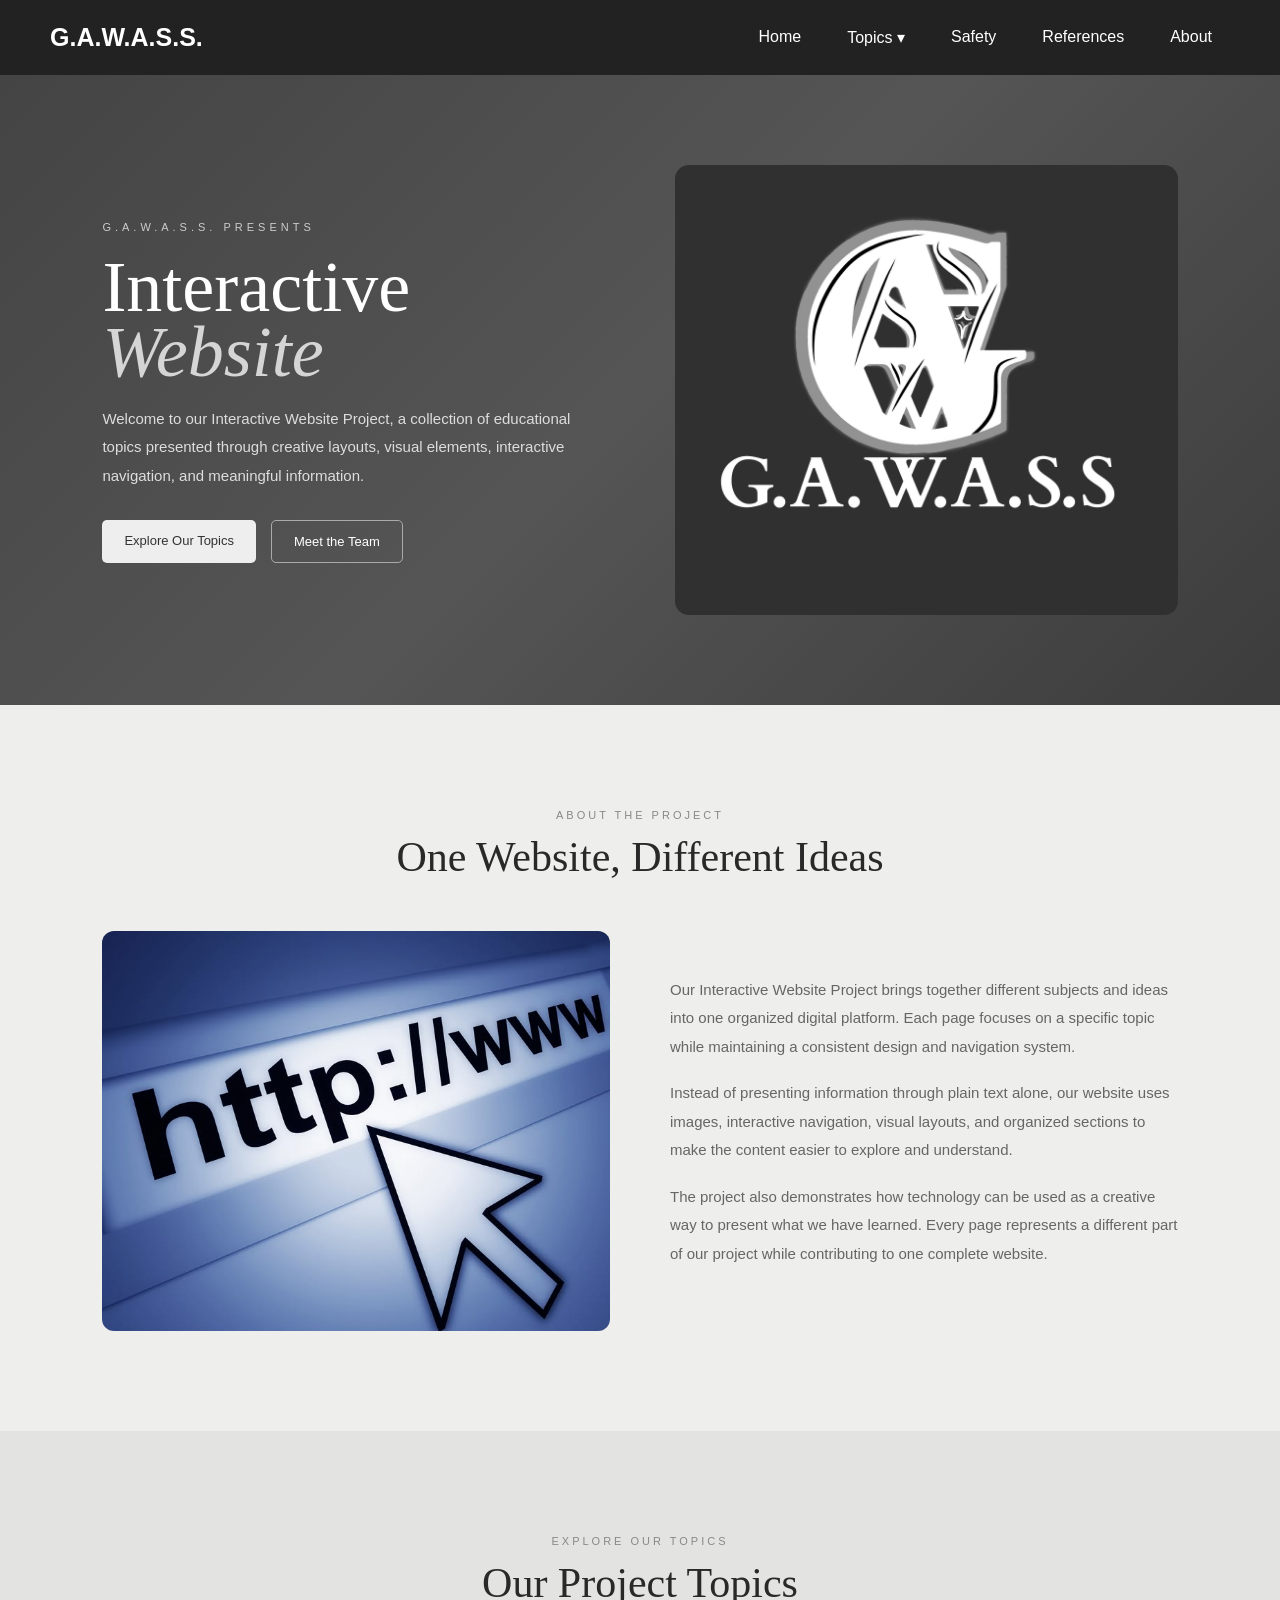
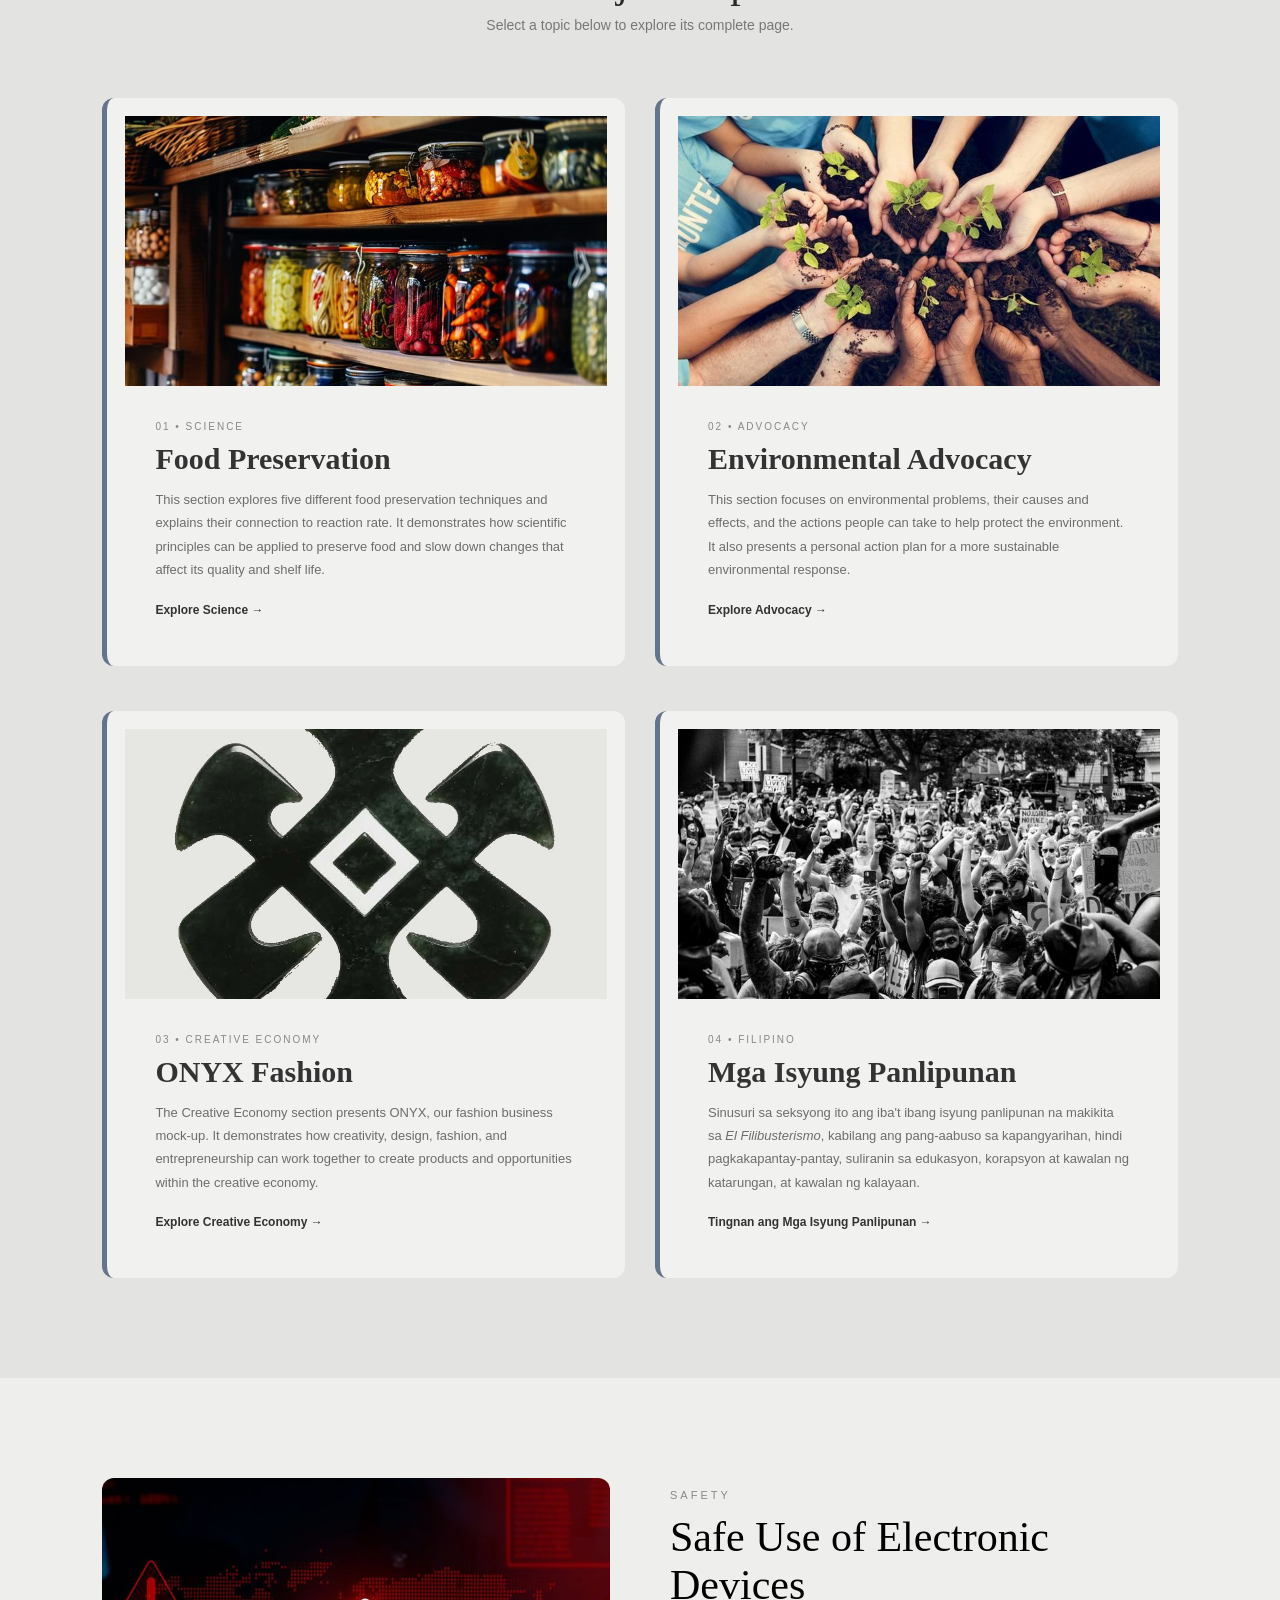
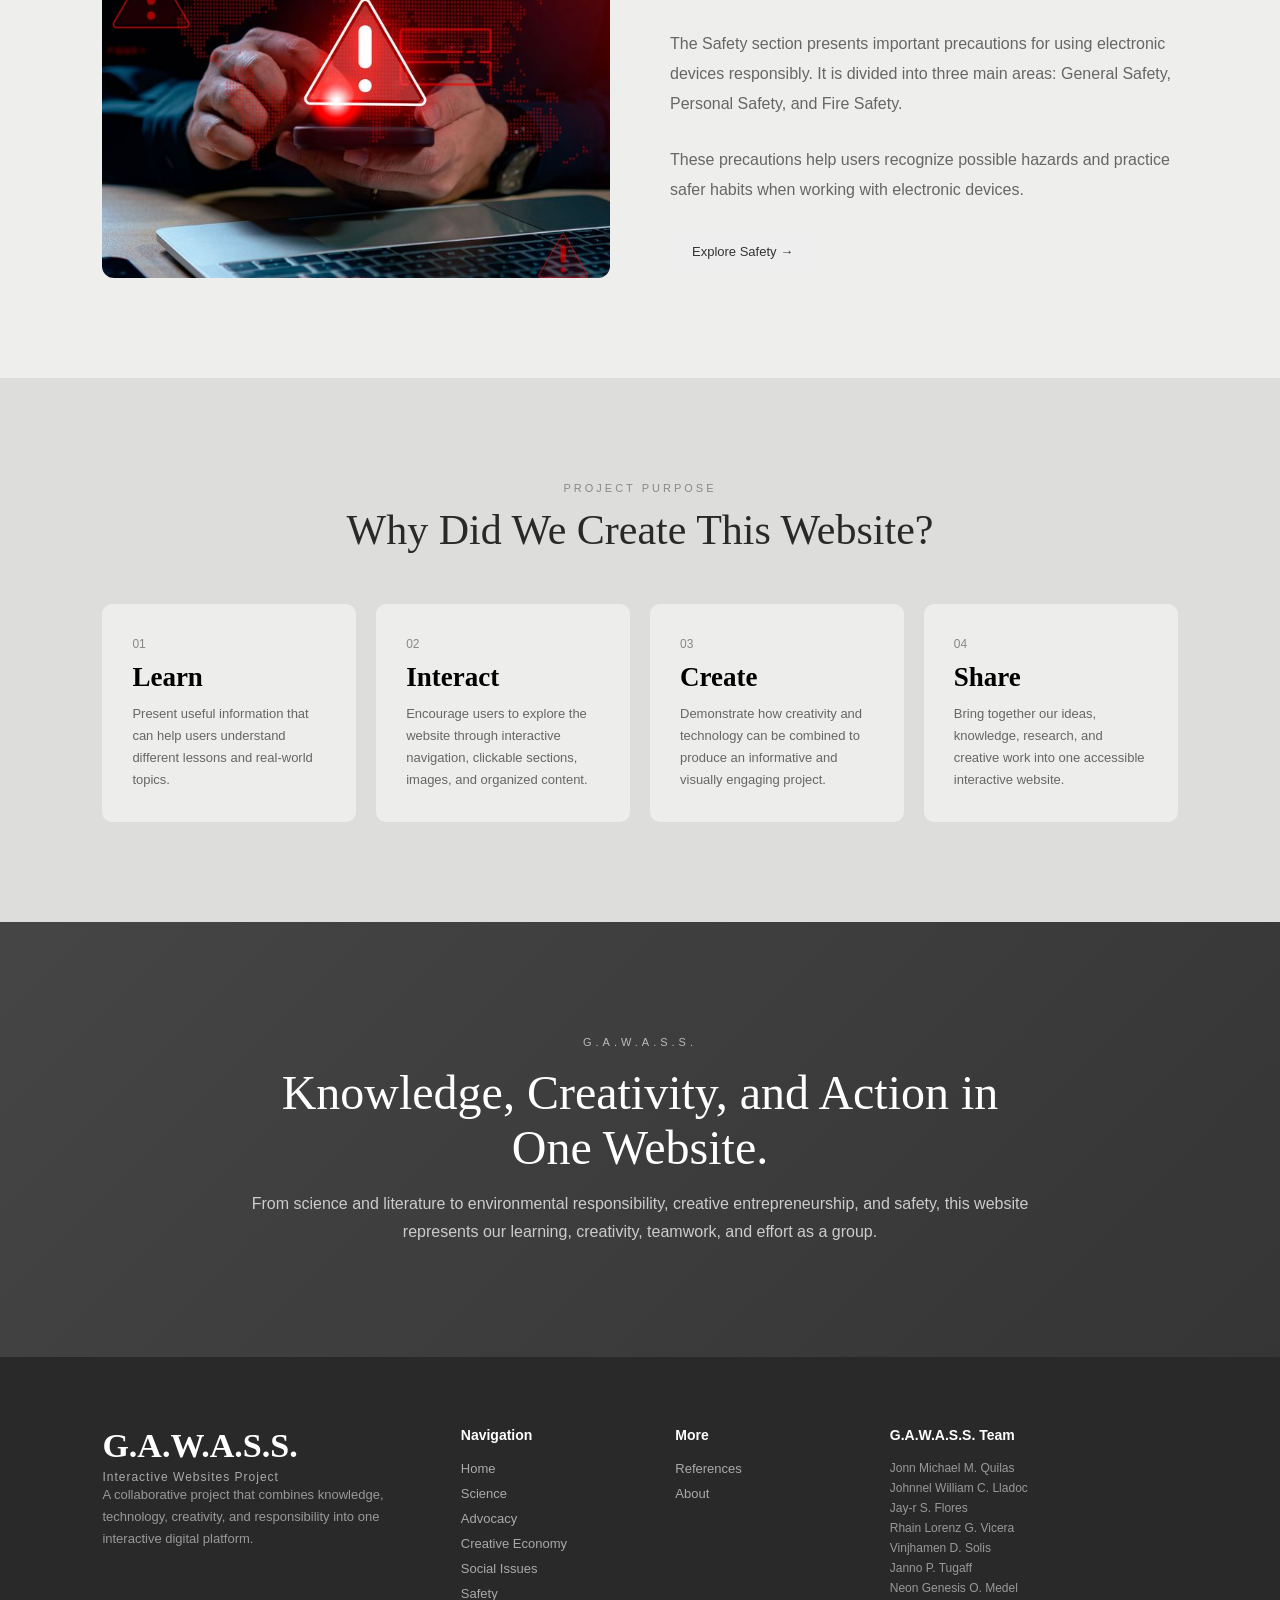
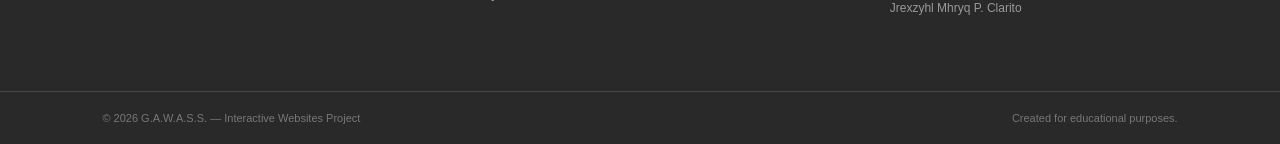
<file: index.html>
<!DOCTYPE html>
<html lang="en">

<head>
    <meta charset="UTF-8">
    <meta name="viewport" content="width=device-width, initial-scale=1.0">

    <title>G.A.W.A.S.S. | Interactive Website</title>

    <link rel="stylesheet" href="style.css">
</head>

<body>

<header>

    <nav class="navbar">

        <div class="logo">
            G.A.W.A.S.S.
        </div>

        <ul class="nav-links">

            <li>
                <a href="index.html" class="active-page">
                    Home
                </a>
            </li>

            <li class="dropdown">

                <a href="#" class="topics-button">
                    Topics ▾
                </a>

                <ul class="dropdown-menu">

                    <li>
                        <a href="science.html">
                            Science
                        </a>
                    </li>

                    <li>
                        <a href="advocacy.html">
                            Advocacy
                        </a>
                    </li>

                    <li>
                        <a href="narrative.html">
                            Creative Economy
                        </a>
                    </li>

                    <li>
                        <a href="filipino.html">
                            Social Issues
                        </a>
                    </li>

                </ul>

            </li>

            <li>
                <a href="safety.html">
                    Safety
                </a>
            </li>

            <li>
                <a href="references.html">
                    References
                </a>
            </li>

            <li>
                <a href="about.html">
                    About
                </a>
            </li>

        </ul>

    </nav>

</header>

<section class="home-hero">

    <div class="hero-content">

        <span class="home-label">
            G.A.W.A.S.S. PRESENTS
        </span>

        <h1>
            Interactive
            <br>
            <span>Website</span>
        </h1>

        <p>
            Welcome to our Interactive Website Project, a
            collection of educational topics presented through
            creative layouts, visual elements, interactive
            navigation, and meaningful information.
        </p>

        <div class="hero-buttons">

            <a href="#topics" class="home-button">
                Explore Our Topics
            </a>

            <a href="about.html" class="home-button secondary">
                Meet the Team
            </a>

        </div>

    </div>


    <div class="hero-image">

        <img
            src="images/home-main.jpg"
            alt="G.A.W.A.S.S. Interactive Website"
        >

    </div>

</section>

<section class="home-introduction">

    <div class="section-heading">

        <span>
            ABOUT THE PROJECT
        </span>

        <h2>
            One Website, Different Ideas
        </h2>

    </div>


    <div class="intro-content">

        <div class="intro-image">

            <img
                src="images/home-main2.jpg"
                alt="Interactive Website Project"
            >

        </div>


        <div class="intro-text">

            <p>
                Our Interactive Website Project brings together
                different subjects and ideas into one organized
                digital platform. Each page focuses on a specific
                topic while maintaining a consistent design and
                navigation system.
            </p>

            <p>
                Instead of presenting information through plain
                text alone, our website uses images, interactive
                navigation, visual layouts, and organized sections
                to make the content easier to explore and understand.
            </p>

            <p>
                The project also demonstrates how technology can
                be used as a creative way to present what we have
                learned. Every page represents a different part
                of our project while contributing to one complete
                website.
            </p>

        </div>

    </div>

</section>

<section class="home-topics" id="topics">

    <div class="section-heading">

        <span>
            EXPLORE OUR TOPICS
        </span>

        <h2>
            Our Project Topics
        </h2>

        <p>
            Select a topic below to explore its complete page.
        </p>

    </div>


    <div class="topic-grid">

        <a href="science.html" class="topic-card">

            <div class="topic-image">

                <img
                    src="images/food-preservation-importance.jpg"
                    alt="Food Preservation"
                >

            </div>


            <div class="topic-content">

                <span>
                    01 • SCIENCE
                </span>

                <h3>
                    Food Preservation
                </h3>

                <p>
                    This section explores five different food
                    preservation techniques and explains their
                    connection to reaction rate. It demonstrates
                    how scientific principles can be applied to
                    preserve food and slow down changes that affect
                    its quality and shelf life.
                </p>

                <strong>
                    Explore Science →
                </strong>

            </div>

        </a>

        <a href="advocacy.html" class="topic-card">

            <div class="topic-image">

                <img
                    src="images/advocacy-main.jpg"
                    alt="Environmental Advocacy"
                >

            </div>


            <div class="topic-content">

                <span>
                    02 • ADVOCACY
                </span>

                <h3>
                    Environmental Advocacy
                </h3>

                <p>
                    This section focuses on environmental problems,
                    their causes and effects, and the actions people
                    can take to help protect the environment. It also
                    presents a personal action plan for a more
                    sustainable environmental response.
                </p>

                <strong>
                    Explore Advocacy →
                </strong>

            </div>

        </a>

        <a href="narrative.html" class="topic-card">

            <div class="topic-image">

                <img
                    src="images/main-image.jpg"
                    alt="ONYX Fashion"
                >

            </div>


            <div class="topic-content">

                <span>
                    03 • CREATIVE ECONOMY
                </span>

                <h3>
                    ONYX Fashion
                </h3>

                <p>
                    The Creative Economy section presents ONYX,
                    our fashion business mock-up. It demonstrates
                    how creativity, design, fashion, and
                    entrepreneurship can work together to create
                    products and opportunities within the
                    creative economy.
                </p>

                <strong>
                    Explore Creative Economy →
                </strong>

            </div>

        </a>

        <a href="filipino.html" class="topic-card">

            <div class="topic-image">

                <img
                    src="images/el-filibusterismo-main.jpg"
                    alt="El Filibusterismo"
                >

            </div>


            <div class="topic-content">

                <span>
                    04 • FILIPINO
                </span>

                <h3>
                    Mga Isyung Panlipunan
                </h3>

                <p>
                    Sinusuri sa seksyong ito ang iba't ibang
                    isyung panlipunan na makikita sa
                    <em>El Filibusterismo</em>, kabilang ang
                    pang-aabuso sa kapangyarihan, hindi
                    pagkakapantay-pantay, suliranin sa edukasyon,
                    korapsyon at kawalan ng katarungan, at
                    kawalan ng kalayaan.
                </p>

                <strong>
                    Tingnan ang Mga Isyung Panlipunan →
                </strong>

            </div>

        </a>


    </div>

</section>

<section class="home-safety">

    <div class="safety-preview-image">

        <img
            src="images/safety-main.jpg"
            alt="Electronic Device Safety"
        >

    </div>


    <div class="safety-preview-content">

        <span>
            SAFETY
        </span>

        <h2>
            Safe Use of Electronic Devices
        </h2>

        <p>
            The Safety section presents important precautions
            for using electronic devices responsibly. It is
            divided into three main areas: General Safety,
            Personal Safety, and Fire Safety.
        </p>

        <p>
            These precautions help users recognize possible
            hazards and practice safer habits when working
            with electronic devices.
        </p>

        <a href="safety.html" class="home-button">
            Explore Safety →
        </a>

    </div>

</section>

<section class="home-purpose">

    <div class="section-heading">

        <span>
            PROJECT PURPOSE
        </span>

        <h2>
            Why Did We Create This Website?
        </h2>

    </div>


    <div class="purpose-grid">


        <div class="purpose-box">

            <span>
                01
            </span>

            <h3>
                Learn
            </h3>

            <p>
                Present useful information that can help
                users understand different lessons and
                real-world topics.
            </p>

        </div>


        <div class="purpose-box">

            <span>
                02
            </span>

            <h3>
                Interact
            </h3>

            <p>
                Encourage users to explore the website through
                interactive navigation, clickable sections,
                images, and organized content.
            </p>

        </div>


        <div class="purpose-box">

            <span>
                03
            </span>

            <h3>
                Create
            </h3>

            <p>
                Demonstrate how creativity and technology can
                be combined to produce an informative and
                visually engaging project.
            </p>

        </div>


        <div class="purpose-box">

            <span>
                04
            </span>

            <h3>
                Share
            </h3>

            <p>
                Bring together our ideas, knowledge, research,
                and creative work into one accessible
                interactive website.
            </p>

        </div>


    </div>

</section>




<section class="home-final">

    <div>

        <span>
            G.A.W.A.S.S.
        </span>

        <h2>
            Knowledge, Creativity,
            and Action in One Website.
        </h2>

        <p>
            From science and literature to environmental
            responsibility, creative entrepreneurship, and
            safety, this website represents our learning,
            creativity, teamwork, and effort as a group.
        </p>

    </div>

</section>







<footer class="site-footer">

    <div class="footer-main">


       

        <div class="footer-brand">

            <h2>
                G.A.W.A.S.S.
            </h2>

            <p>
                Interactive Websites Project
            </p>

            <p>
                A collaborative project that combines
                knowledge, technology, creativity, and
                responsibility into one interactive
                digital platform.
            </p>

        </div>


    

        <div class="footer-navigation">

            <h3>
                Navigation
            </h3>

            <a href="index.html">
                Home
            </a>

            <a href="science.html">
                Science
            </a>

            <a href="advocacy.html">
                Advocacy
            </a>

            <a href="narrative.html">
                Creative Economy
            </a>

            <a href="filipino.html">
                Social Issues
            </a>

            <a href="safety.html">
                Safety
            </a>

        </div>


    

        <div class="footer-navigation">

            <h3>
                More
            </h3>

            <a href="references.html">
                References
            </a>

            <a href="about.html">
                About
            </a>

        </div>



        <div class="footer-team">

            <h3>
                G.A.W.A.S.S. Team
            </h3>

            <p>
                Jonn Michael M. Quilas
            </p>

            <p>
                Johnnel William C. Lladoc
            </p>

            <p>
                Jay-r S. Flores
            </p>

            <p>
                Rhain Lorenz G. Vicera
            </p>

            <p>
                Vinjhamen D. Solis
            </p>

            <p>
                Janno P. Tugaff
            </p>

            <p>
                Neon Genesis O. Medel
            </p>

            <p>
                Jrexzyhl Mhryq P. Clarito
            </p>

        </div>

    </div>


    <div class="footer-bottom">

        <p>
            © 2026 G.A.W.A.S.S. —
            Interactive Websites Project
        </p>

        <p>
            Created for educational purposes.
        </p>

    </div>

</footer>


</body>

</html>
</file>
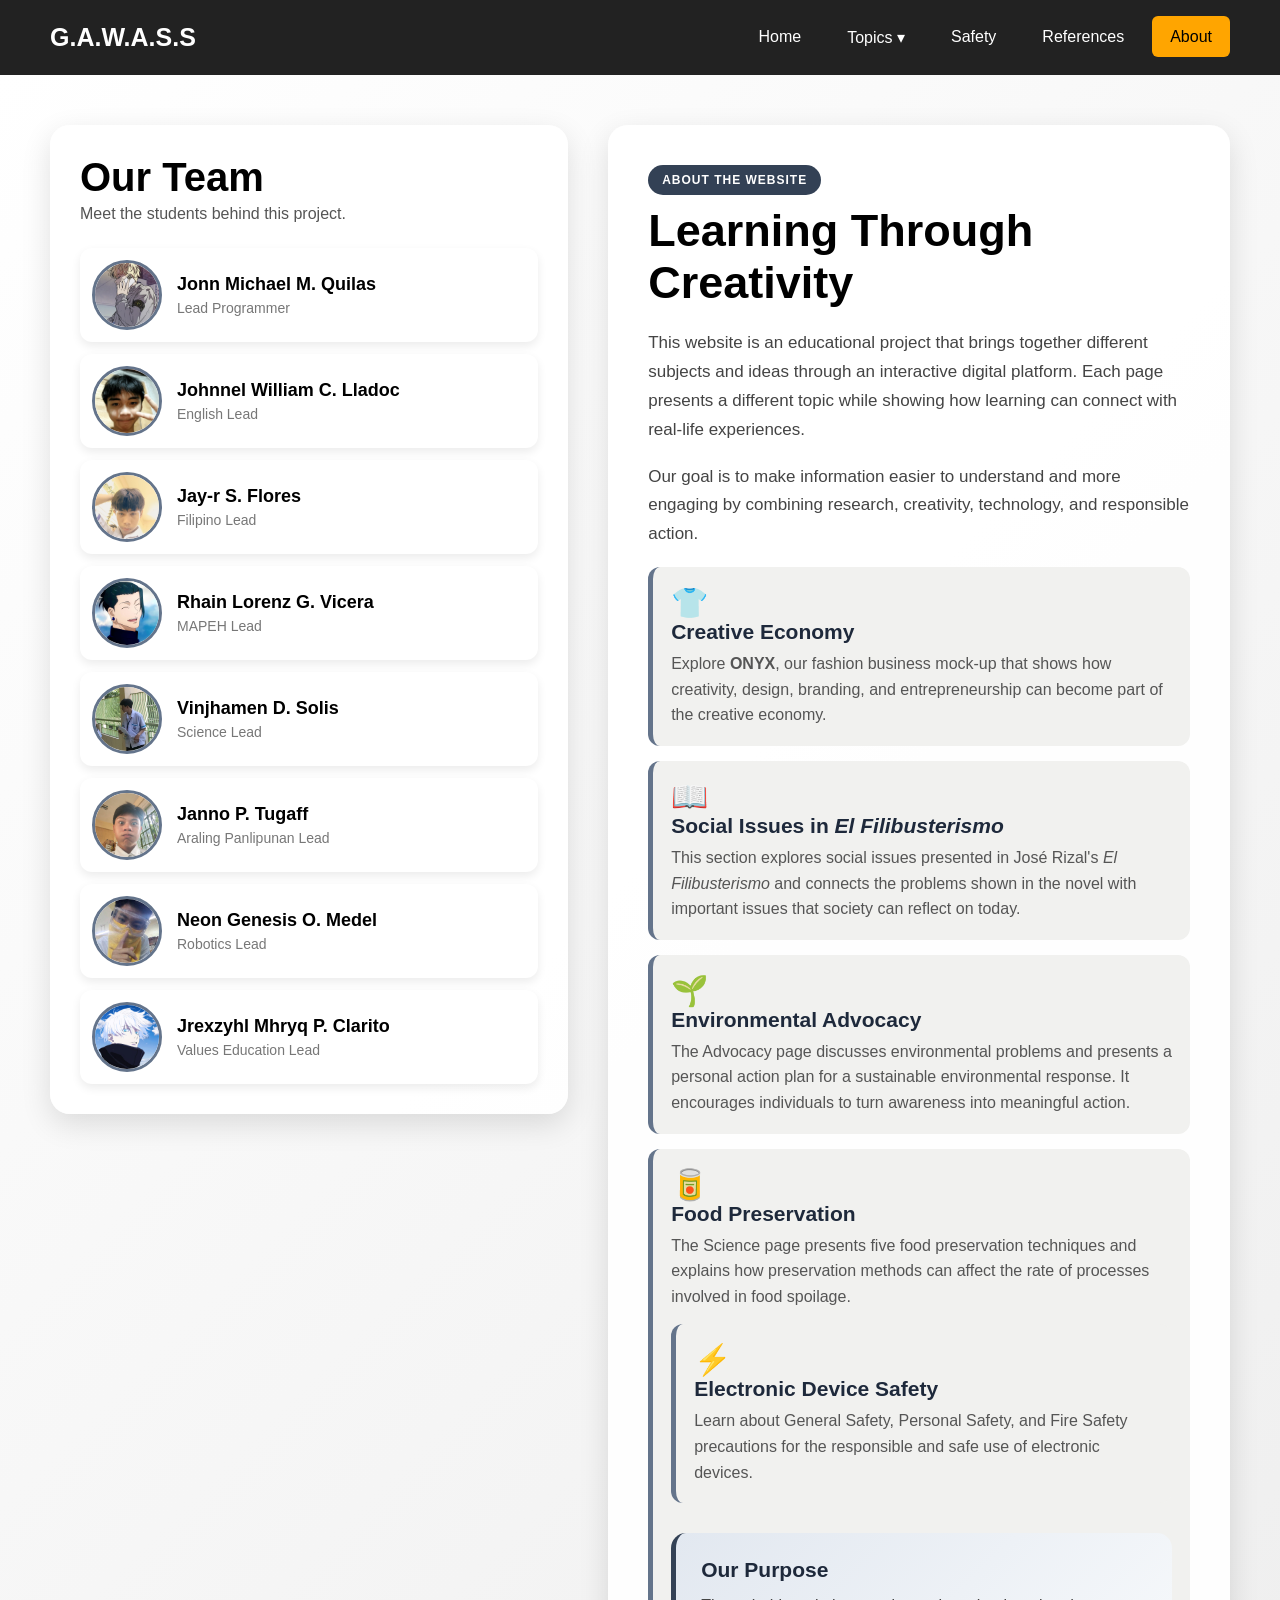
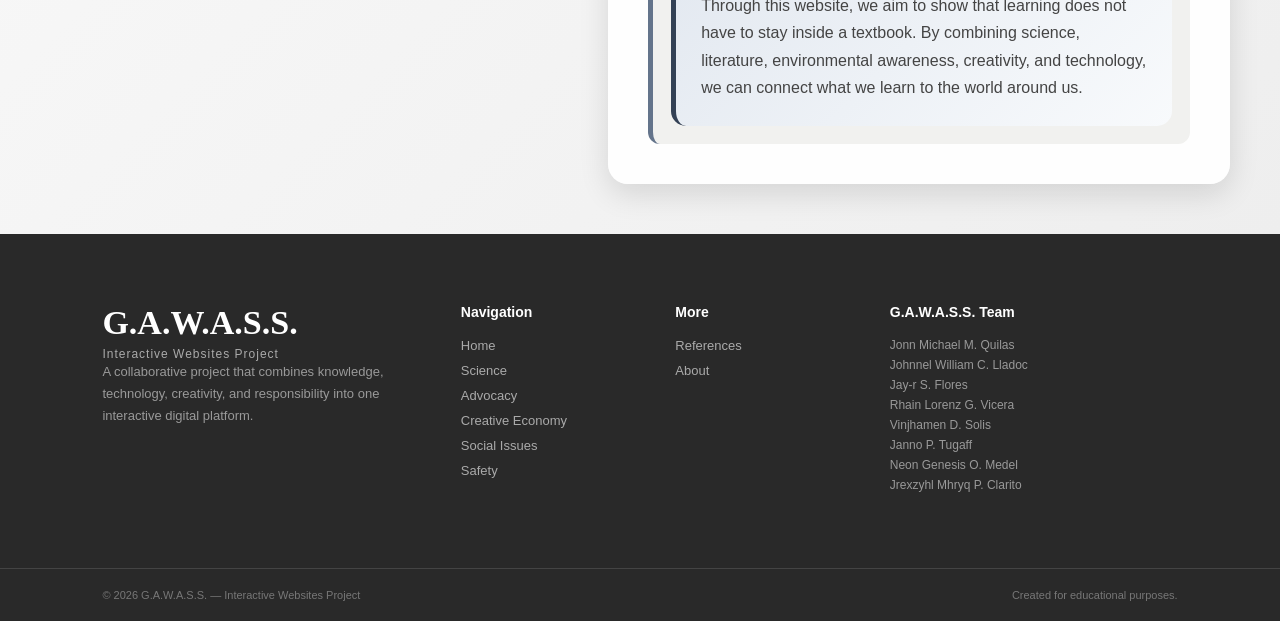
<file: about.html>
<!DOCTYPE html>
<html lang="en">

<head>
    <meta charset="UTF-8">
    <meta name="viewport" content="width=device-width, initial-scale=1.0">

    <title>About Us</title>

    <link rel="stylesheet" href="style.css">
</head>

<body>

    <header>
    <nav class="navbar">
        <div class="logo">
            G.A.W.A.S.S
        </div>
        <ul class="nav-links">
            <li>
                <a href="index.html">Home</a>
            </li>

            <li class="dropdown">
                <a href="#" class="topics-button">
                    Topics ▾
                </a>
                <ul class="dropdown-menu">
                    <li>
                        <a href="science.html">
                            Science
                        </a>
                    </li>
                    <li>
                        <a href="advocacy.html">
                            Advocacy
                        </a>
                    </li>
                    <li>
                        <a href="narrative.html">
                            Creative Economy
                        </a>
                    </li>
                    <li>
                        <a href="filipino.html">
                            Social Issues
                        </a>
                    </li>
                </ul>
            </li>
            <li>
                <a href="safety.html">
                    Safety
                </a>
            </li>
            <li>
                <a href="references.html">
                    References
                </a>
            </li>
            <li>
                <a href="about.html" class="active">
                    About
                </a>
            </li>
        </ul>
    </nav>
</header>





    <main class="about-page">

        <div class="about-container">


   

            <section class="members-section">

                <h1>
                    Our Team
                </h1>

                <p class="section-description">
                    Meet the students behind this project.
                </p>


                <div class="members-list">


             
                    <div class="member-card">

                        <img
                            src="images/jonn.jpg"
                            alt="Jonn Michael M. Quilas">

                        <div>

                            <h2>
                                Jonn Michael M. Quilas
                            </h2>

                            <p>
                                Lead Programmer
                            </p>

                        </div>

                    </div>


           

                    <div class="member-card">

                        <img
                            src="images/johnnel.jpg"
                            alt="Johnnel William C. Lladoc">

                        <div>

                            <h2>
                                Johnnel William C. Lladoc
                            </h2>

                            <p>
                                English Lead
                            </p>

                        </div>

                    </div>


                    <!-- MEMBER 3 -->

                    <div class="member-card">

                        <img
                            src="images/jayr.jpg"
                            alt="Jay-r S. Flores">

                        <div>

                            <h2>
                                Jay-r S. Flores
                            </h2>

                            <p>
                                Filipino Lead
                            </p>

                        </div>

                    </div>


                    <!-- MEMBER 4 -->

                    <div class="member-card">

                        <img
                            src="images/rhain.jpg"
                            alt="Rhain Lorenz G. Vicera">

                        <div>

                            <h2>
                                Rhain Lorenz G. Vicera
                            </h2>

                            <p>
                                MAPEH Lead
                            </p>

                        </div>

                    </div>


                    <!-- MEMBER 5 -->

                    <div class="member-card">

                        <img
                            src="images/vinjhamen.jpg"
                            alt="Vinjhamen D. Solis">

                        <div>

                            <h2>
                                Vinjhamen D. Solis
                            </h2>

                            <p>
                                Science Lead
                            </p>

                        </div>

                    </div>


                    <!-- MEMBER 6 -->

                    <div class="member-card">

                        <img
                            src="images/janno.jpg"
                            alt="Janno P. Tugaff">

                        <div>

                            <h2>
                                Janno P. Tugaff
                            </h2>

                            <p>
                                Araling Panlipunan Lead
                            </p>

                        </div>

                    </div>


                    <!-- MEMBER 7 -->

                    <div class="member-card">

                        <img
                            src="images/neon.jpg"
                            alt="Neon Genesis O. Medel">

                        <div>

                            <h2>
                                Neon Genesis O. Medel
                            </h2>

                            <p>
                                Robotics Lead
                            </p>

                        </div>

                    </div>


                    <!-- MEMBER 8 -->

                    <div class="member-card">

                        <img
                            src="images/jrexzyhl.jpg"
                            alt="Jrexzyhl Mhryq P. Clarito">

                        <div>

                            <h2>
                                Jrexzyhl Mhryq P. Clarito
                            </h2>

                            <p>
                               Values Education Lead
                            </p>

                        </div>

                    </div>


                </div>

            </section>




            <section class="website-section">

                <div class="website-content">


                    <span class="tag">
                        ABOUT THE WEBSITE
                    </span>


                    <h1>
                        Learning Through Creativity
                    </h1>


                    <p>
                        This website is an educational project that
                        brings together different subjects and ideas
                        through an interactive digital platform.
                        Each page presents a different topic while
                        showing how learning can connect with
                        real-life experiences.
                    </p>


                    <p>
                        Our goal is to make information easier to
                        understand and more engaging by combining
                        research, creativity, technology, and
                        responsible action.
                    </p>



                    <div class="topic-card">

                        <div class="topic-icon">
                            👕
                        </div>

                        <div>

                            <h2>
                                Creative Economy
                            </h2>

                            <p>
                                Explore <strong>ONYX</strong>, our
                                fashion business mock-up that shows
                                how creativity, design, branding,
                                and entrepreneurship can become part
                                of the creative economy.
                            </p>

                        </div>

                    </div>


                    <div class="topic-card">

                        <div class="topic-icon">
                            📖
                        </div>

                        <div>

                            <h2>
                                Social Issues in <em>El Filibusterismo</em>
                            </h2>

                            <p>
                                This section explores social issues
                                presented in José Rizal's
                                <em>El Filibusterismo</em> and connects
                                the problems shown in the novel with
                                important issues that society can
                                reflect on today.
                            </p>

                        </div>

                    </div>


                    <div class="topic-card">

                        <div class="topic-icon">
                            🌱
                        </div>

                        <div>

                            <h2>
                                Environmental Advocacy
                            </h2>

                            <p>
                                The Advocacy page discusses
                                environmental problems and presents
                                a personal action plan for a
                                sustainable environmental response.
                                It encourages individuals to turn
                                awareness into meaningful action.
                            </p>

                        </div>

                    </div>


                    <div class="topic-card">

                        <div class="topic-icon">
                            🥫
                        </div>

                        <div>

                            <h2>
                                Food Preservation
                            </h2>

                            <p>
                                The Science page presents five food
                                preservation techniques and explains
                                how preservation methods can affect
                                the rate of processes involved in
                                food spoilage.
                            </p>

                        </div>

       

                    <div class="topic-card">

                        <div class="topic-icon">
                            ⚡
                        </div>

                        <div>

                            <h2>
                                Electronic Device Safety
                            </h2>

                            <p>
                                Learn about General Safety, Personal
                                Safety, and Fire Safety precautions
                                for the responsible and safe use of
                                electronic devices.
                            </p>

                        </div>

                    </div>



                    <div class="website-ending">

                        <h2>
                            Our Purpose
                        </h2>

                        <p>
                            Through this website, we aim to show
                            that learning does not have to stay
                            inside a textbook. By combining science,
                            literature, environmental awareness,
                            creativity, and technology, we can
                            connect what we learn to the world
                            around us.
                        </p>

                    </div>


                </div>

            </section>

        </div>

    </main>

    
<footer class="site-footer">

    <div class="footer-main">


       

        <div class="footer-brand">

            <h2>
                G.A.W.A.S.S.
            </h2>

            <p>
                Interactive Websites Project
            </p>

            <p>
                A collaborative project that combines
                knowledge, technology, creativity, and
                responsibility into one interactive
                digital platform.
            </p>

        </div>


    

        <div class="footer-navigation">

            <h3>
                Navigation
            </h3>

            <a href="index.html">
                Home
            </a>

            <a href="science.html">
                Science
            </a>

            <a href="advocacy.html">
                Advocacy
            </a>

            <a href="narrative.html">
                Creative Economy
            </a>

            <a href="filipino.html">
                Social Issues
            </a>

            <a href="safety.html">
                Safety
            </a>

        </div>


    

        <div class="footer-navigation">

            <h3>
                More
            </h3>

            <a href="references.html">
                References
            </a>

            <a href="about.html">
                About
            </a>

        </div>



        <div class="footer-team">

            <h3>
                G.A.W.A.S.S. Team
            </h3>

            <p>
                Jonn Michael M. Quilas
            </p>

            <p>
                Johnnel William C. Lladoc
            </p>

            <p>
                Jay-r S. Flores
            </p>

            <p>
                Rhain Lorenz G. Vicera
            </p>

            <p>
                Vinjhamen D. Solis
            </p>

            <p>
                Janno P. Tugaff
            </p>

            <p>
                Neon Genesis O. Medel
            </p>

            <p>
                Jrexzyhl Mhryq P. Clarito
            </p>

        </div>

    </div>


    <div class="footer-bottom">

        <p>
            © 2026 G.A.W.A.S.S. —
            Interactive Websites Project
        </p>

        <p>
            Created for educational purposes.
        </p>

    </div>

</footer>


</body>

</html>
</file>
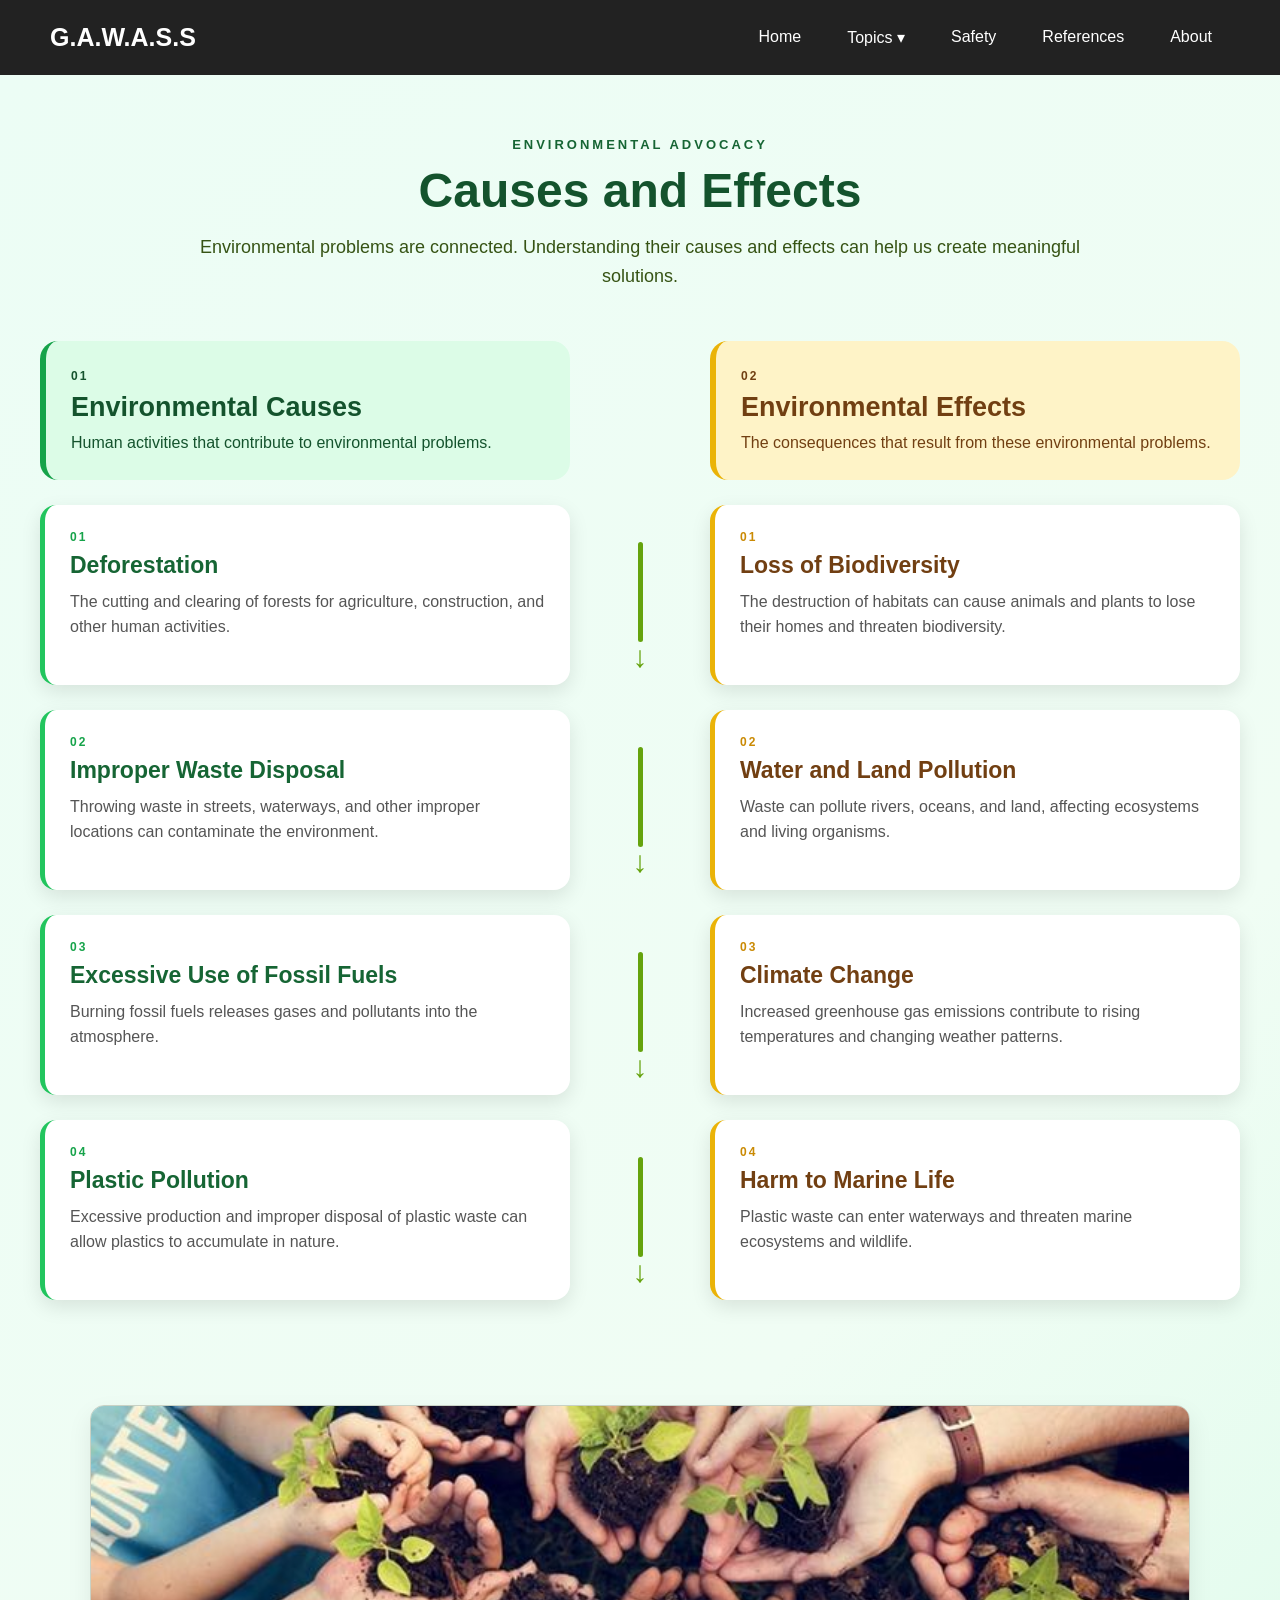
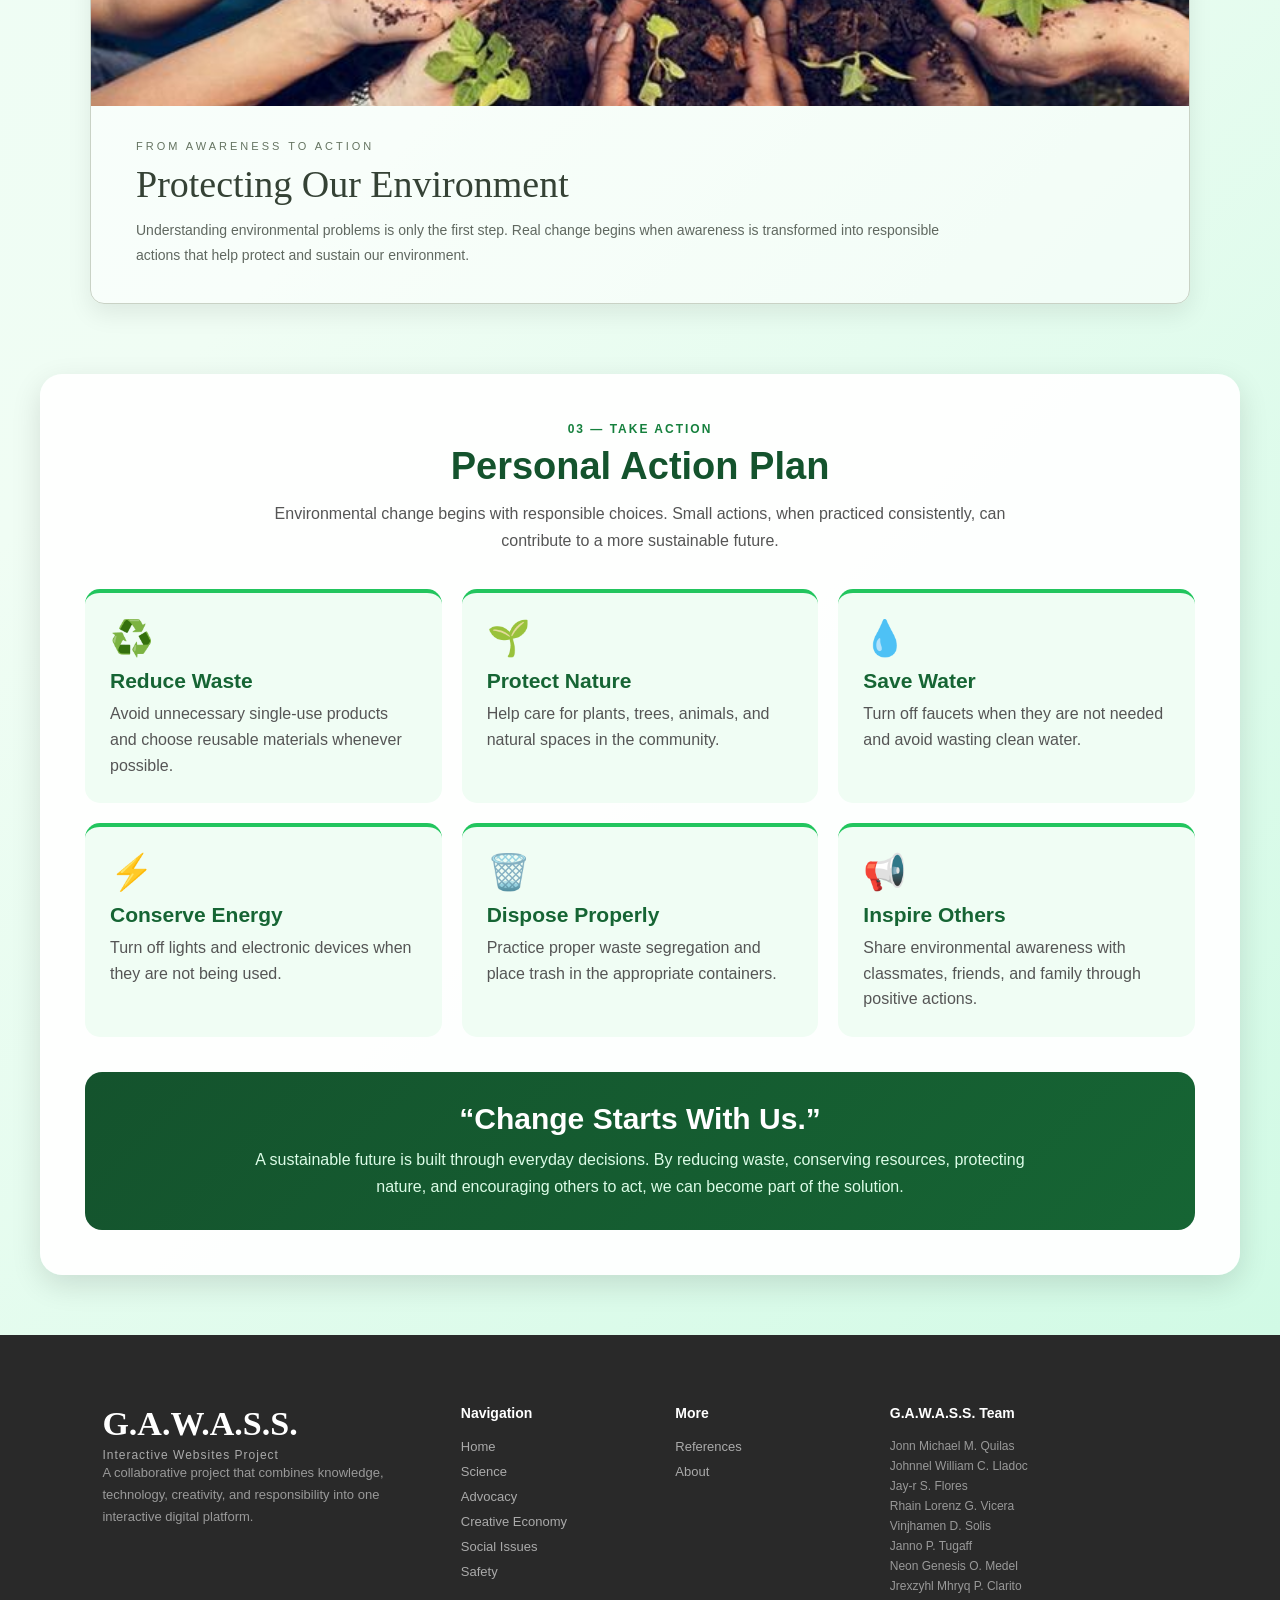
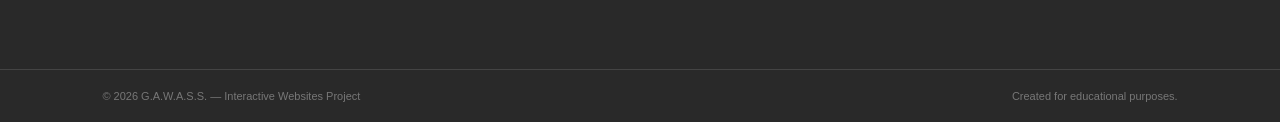
<file: advocacy.html>
<!DOCTYPE html>
<html lang="en">

<head>
    <meta charset="UTF-8">
    <meta name="viewport" content="width=device-width, initial-scale=1.0">

    <title>Environmental Advocacy</title>

    <link rel="stylesheet" href="style.css">
</head>

<body>

<header>
    <nav class="navbar">
        <div class="logo">
            G.A.W.A.S.S
        </div>
        <ul class="nav-links">
            <li>
                <a href="index.html">Home</a>
            </li>

            <li class="dropdown">
                <a href="#" class="topics-button">
                    Topics ▾
                </a>
                <ul class="dropdown-menu">
                    <li>
                        <a href="science.html">
                            Science
                        </a>
                    </li>
                    <li>
                        <a href="advocacy.html" class="active">
                            Advocacy
                        </a>
                    </li>
                    <li>
                        <a href="narrative.html">
                            Creative Economy
                        </a>
                    </li>
                    <li>
                        <a href="filipino.html">
                            Social Issues
                        </a>
                    </li>
                </ul>
            </li>
            <li>
                <a href="safety.html">
                    Safety
                </a>
            </li>
            <li>
                <a href="references.html">
                    References
                </a>
            </li>
            <li>
                <a href="about.html">
                    About
                </a>
            </li>
        </ul>
    </nav>
</header>



  

    <main class="advocacy-page">



        <section class="advocacy-title">

            <span>
                ENVIRONMENTAL ADVOCACY
            </span>

            <h1>
                Causes and Effects
            </h1>

            <p>
                Environmental problems are connected.
                Understanding their causes and effects can
                help us create meaningful solutions.
            </p>

        </section>


   

        <section class="cause-effect">


           

            <div class="chart-heading cause-heading">

                <span>01</span>

                <h2>
                    Environmental Causes
                </h2>

                <p>
                    Human activities that contribute to
                    environmental problems.
                </p>

            </div>


   

            <div class="chart-heading effect-heading">

                <span>02</span>

                <h2>
                    Environmental Effects
                </h2>

                <p>
                    The consequences that result from
                    these environmental problems.
                </p>

            </div>


    

            <div class="cause-card">

                <div class="cause-number">
                    01
                </div>

                <h3>
                    Deforestation
                </h3>

                <p>
                    The cutting and clearing of forests
                    for agriculture, construction, and
                    other human activities.
                </p>

            </div>


            <div class="connection">

                <div class="connection-line"></div>

                <div class="connection-arrow">
                    ↓
                </div>

            </div>



            <div class="effect-card">

                <div class="effect-number">
                    01
                </div>

                <h3>
                    Loss of Biodiversity
                </h3>

                <p>
                    The destruction of habitats can cause
                    animals and plants to lose their homes
                    and threaten biodiversity.
                </p>

            </div>


            <div class="cause-card">

                <div class="cause-number">
                    02
                </div>

                <h3>
                    Improper Waste Disposal
                </h3>

                <p>
                    Throwing waste in streets, waterways,
                    and other improper locations can
                    contaminate the environment.
                </p>

            </div>


          

            <div class="connection">

                <div class="connection-line"></div>

                <div class="connection-arrow">
                    ↓
                </div>

            </div>


          

            <div class="effect-card">

                <div class="effect-number">
                    02
                </div>

                <h3>
                    Water and Land Pollution
                </h3>

                <p>
                    Waste can pollute rivers, oceans, and
                    land, affecting ecosystems and living
                    organisms.
                </p>

            </div>


     
            <div class="cause-card">

                <div class="cause-number">
                    03
                </div>

                <h3>
                    Excessive Use of Fossil Fuels
                </h3>

                <p>
                    Burning fossil fuels releases gases
                    and pollutants into the atmosphere.
                </p>

            </div>


  

            <div class="connection">

                <div class="connection-line"></div>

                <div class="connection-arrow">
                    ↓
                </div>

            </div>


    

            <div class="effect-card">

                <div class="effect-number">
                    03
                </div>

                <h3>
                    Climate Change
                </h3>

                <p>
                    Increased greenhouse gas emissions
                    contribute to rising temperatures and
                    changing weather patterns.
                </p>

            </div>



            <div class="cause-card">

                <div class="cause-number">
                    04
                </div>

                <h3>
                    Plastic Pollution
                </h3>

                <p>
                    Excessive production and improper
                    disposal of plastic waste can allow
                    plastics to accumulate in nature.
                </p>

            </div>




            <div class="connection">

                <div class="connection-line"></div>

                <div class="connection-arrow">
                    ↓
                </div>

            </div>


      

            <div class="effect-card">

                <div class="effect-number">
                    04
                </div>

                <h3>
                    Harm to Marine Life
                </h3>

                <p>
                    Plastic waste can enter waterways and
                    threaten marine ecosystems and wildlife.
                </p>

            </div>

        </section>

<section class="advocacy-image-section">

    <div class="advocacy-wide-image">

        <img
            src="images/advocacy-main.jpg"
            alt="Environmental Action"
        >

    </div>

    <div class="advocacy-image-caption">

        <span>
            FROM AWARENESS TO ACTION
        </span>

        <h2>
            Protecting Our Environment
        </h2>

        <p>
            Understanding environmental problems is only the
            first step. Real change begins when awareness is
            transformed into responsible actions that help
            protect and sustain our environment.
        </p>

    </div>

</section>

        <section class="action-plan">

            <div class="action-title">

                <span>
                    03 — TAKE ACTION
                </span>

                <h2>
                    Personal Action Plan
                </h2>

                <p>
                    Environmental change begins with
                    responsible choices. Small actions,
                    when practiced consistently, can
                    contribute to a more sustainable future.
                </p>

            </div>


            <div class="action-grid">


      

                <div class="action-card">

                    <div class="action-icon">
                        ♻️
                    </div>

                    <h3>
                        Reduce Waste
                    </h3>

                    <p>
                        Avoid unnecessary single-use
                        products and choose reusable
                        materials whenever possible.
                    </p>

                </div>



                <div class="action-card">

                    <div class="action-icon">
                        🌱
                    </div>

                    <h3>
                        Protect Nature
                    </h3>

                    <p>
                        Help care for plants, trees,
                        animals, and natural spaces in
                        the community.
                    </p>

                </div>


   

                <div class="action-card">

                    <div class="action-icon">
                        💧
                    </div>

                    <h3>
                        Save Water
                    </h3>

                    <p>
                        Turn off faucets when they are
                        not needed and avoid wasting
                        clean water.
                    </p>

                </div>


 

                <div class="action-card">

                    <div class="action-icon">
                        ⚡
                    </div>

                    <h3>
                        Conserve Energy
                    </h3>

                    <p>
                        Turn off lights and electronic
                        devices when they are not being
                        used.
                    </p>

                </div>



                <div class="action-card">

                    <div class="action-icon">
                        🗑️
                    </div>

                    <h3>
                        Dispose Properly
                    </h3>

                    <p>
                        Practice proper waste segregation
                        and place trash in the appropriate
                        containers.
                    </p>

                </div>



                <div class="action-card">

                    <div class="action-icon">
                        📢
                    </div>

                    <h3>
                        Inspire Others
                    </h3>

                    <p>
                        Share environmental awareness
                        with classmates, friends, and
                        family through positive actions.
                    </p>

                </div>

            </div>




            <div class="action-message">

                <h2>
                    “Change Starts With Us.”
                </h2>

                <p>
                    A sustainable future is built through
                    everyday decisions. By reducing waste,
                    conserving resources, protecting nature,
                    and encouraging others to act, we can
                    become part of the solution.
                </p>

            </div>

        </section>


    </main>

    
<footer class="site-footer">

    <div class="footer-main">


       

        <div class="footer-brand">

            <h2>
                G.A.W.A.S.S.
            </h2>

            <p>
                Interactive Websites Project
            </p>

            <p>
                A collaborative project that combines
                knowledge, technology, creativity, and
                responsibility into one interactive
                digital platform.
            </p>

        </div>


    

        <div class="footer-navigation">

            <h3>
                Navigation
            </h3>

            <a href="index.html">
                Home
            </a>

            <a href="science.html">
                Science
            </a>

            <a href="advocacy.html">
                Advocacy
            </a>

            <a href="narrative.html">
                Creative Economy
            </a>

            <a href="filipino.html">
                Social Issues
            </a>

            <a href="safety.html">
                Safety
            </a>

        </div>


    

        <div class="footer-navigation">

            <h3>
                More
            </h3>

            <a href="references.html">
                References
            </a>

            <a href="about.html">
                About
            </a>

        </div>



        <div class="footer-team">

            <h3>
                G.A.W.A.S.S. Team
            </h3>

            <p>
                Jonn Michael M. Quilas
            </p>

            <p>
                Johnnel William C. Lladoc
            </p>

            <p>
                Jay-r S. Flores
            </p>

            <p>
                Rhain Lorenz G. Vicera
            </p>

            <p>
                Vinjhamen D. Solis
            </p>

            <p>
                Janno P. Tugaff
            </p>

            <p>
                Neon Genesis O. Medel
            </p>

            <p>
                Jrexzyhl Mhryq P. Clarito
            </p>

        </div>

    </div>


    <div class="footer-bottom">

        <p>
            © 2026 G.A.W.A.S.S. —
            Interactive Websites Project
        </p>

        <p>
            Created for educational purposes.
        </p>

    </div>

</footer>


</body>

</html>
</file>
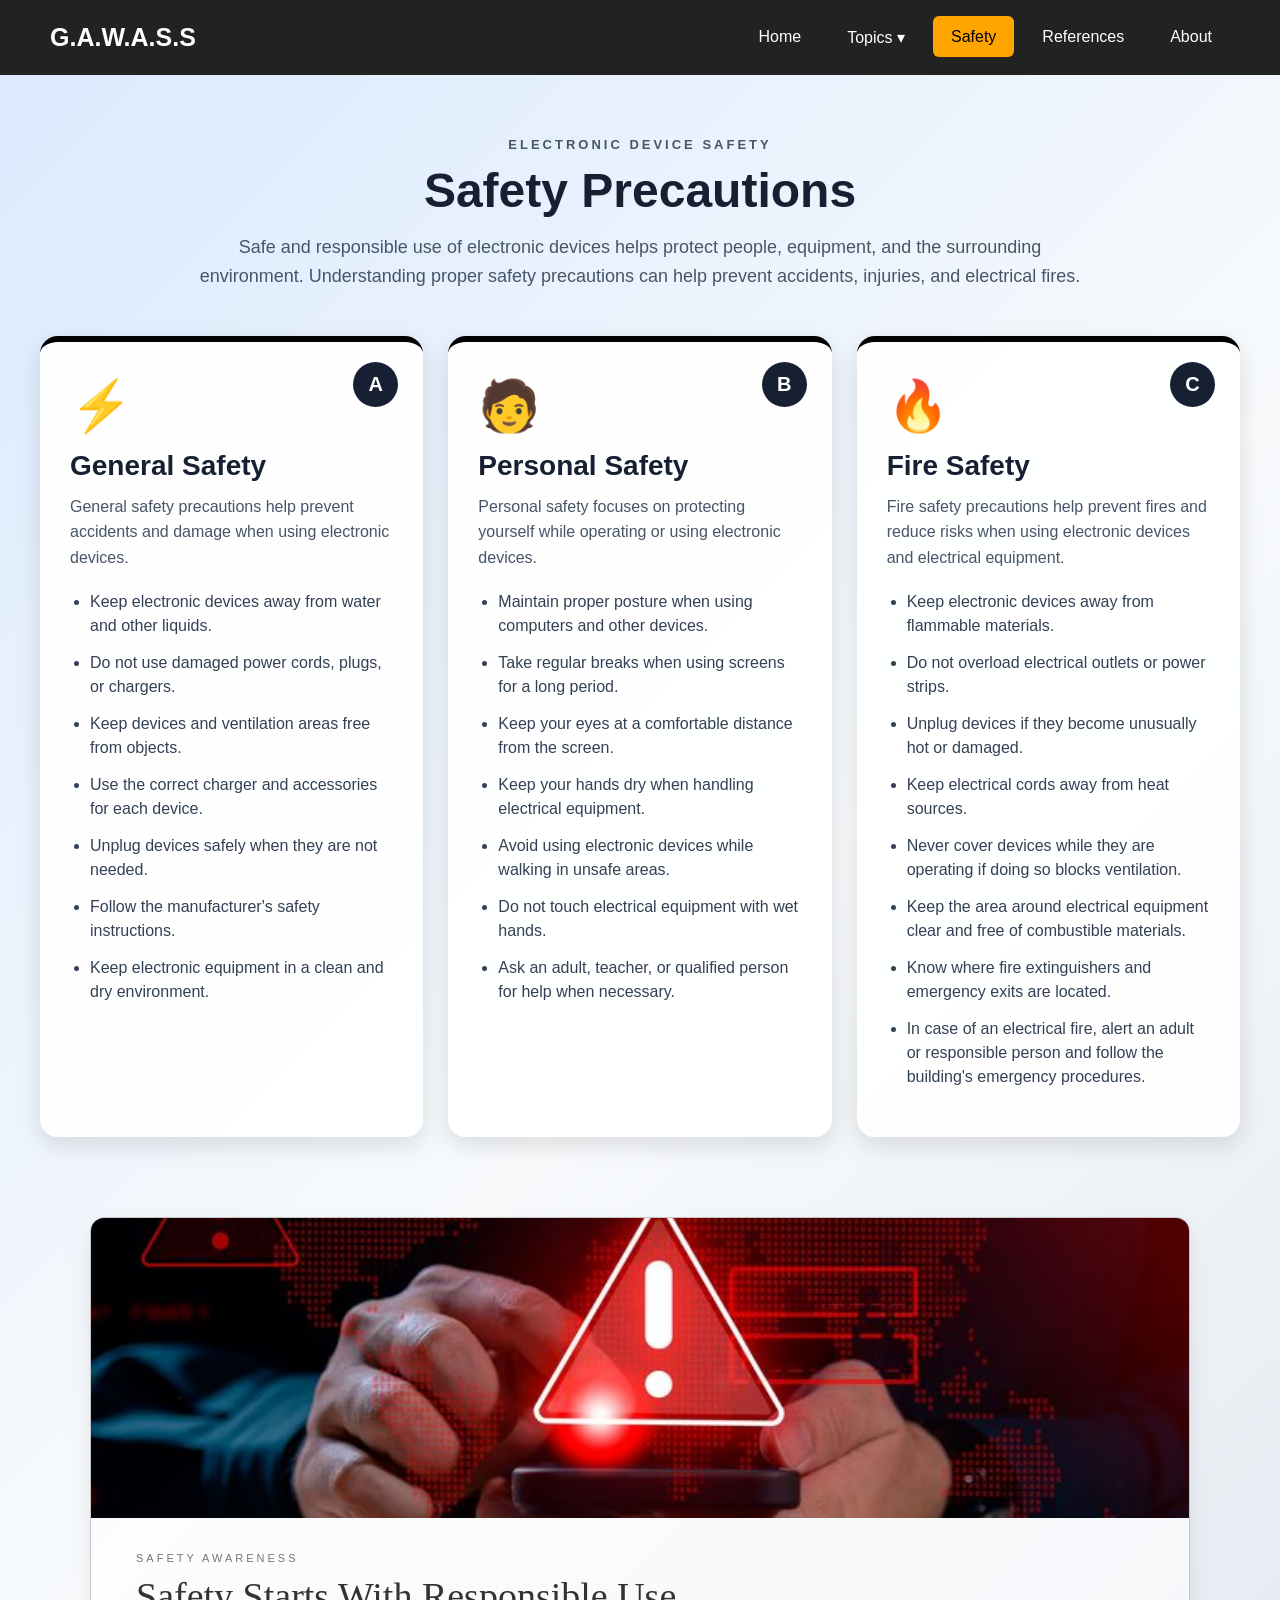
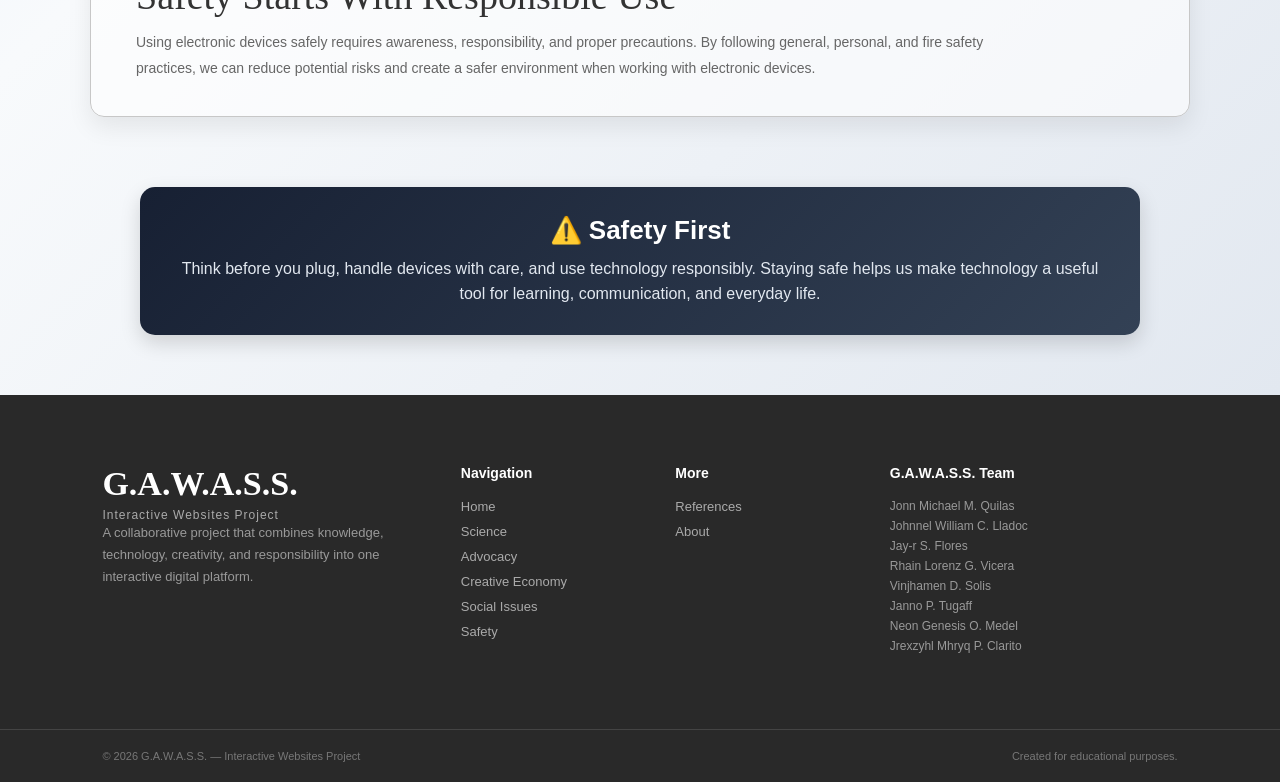
<file: safety.html>
<!DOCTYPE html>
<html lang="en">

<head>
    <meta charset="UTF-8">
    <meta name="viewport" content="width=device-width, initial-scale=1.0">
    <title>Safety - Electronic Devices</title>
    <link rel="stylesheet" href="style.css">
</head>

<body>

 <header>
    <nav class="navbar">
        <div class="logo">
            G.A.W.A.S.S
        </div>
        <ul class="nav-links">
            <li>
                <a href="index.html">Home</a>
            </li>

            <li class="dropdown">
                <a href="#" class="topics-button">
                    Topics ▾
                </a>
                <ul class="dropdown-menu">
                    <li>
                        <a href="science.html">
                            Science
                        </a>
                    </li>
                    <li>
                        <a href="advocacy.html">
                            Advocacy
                        </a>
                    </li>
                    <li>
                        <a href="narrative.html">
                            Creative Economy
                        </a>
                    </li>
                    <li>
                        <a href="filipino.html">
                            Social Issues
                        </a>
                    </li>
                </ul>
            </li>
            <li>
                <a href="safety.html" class="active">
                    Safety
                </a>
            </li>
            <li>
                <a href="references.html">
                    References
                </a>
            </li>
            <li>
                <a href="about.html">
                    About
                </a>
            </li>
        </ul>
    </nav>
</header>




    <main class="safety-page">


     

        <div class="safety-title">

            <span>ELECTRONIC DEVICE SAFETY</span>

            <h1>Safety Precautions</h1>

            <p>
                Safe and responsible use of electronic devices helps
                protect people, equipment, and the surrounding environment.
                Understanding proper safety precautions can help prevent
                accidents, injuries, and electrical fires.
            </p>

        </div>



        <div class="safety-container">



            <section class="safety-box">

                <div class="box-letter">A</div>

                <div class="safety-icon">⚡</div>

                <h2>General Safety</h2>

                <p>
                    General safety precautions help prevent accidents
                    and damage when using electronic devices.
                </p>

                <ul>

                    <li>
                        Keep electronic devices away from water
                        and other liquids.
                    </li>

                    <li>
                        Do not use damaged power cords, plugs,
                        or chargers.
                    </li>

                    <li>
                        Keep devices and ventilation areas
                        free from objects.
                    </li>

                    <li>
                        Use the correct charger and accessories
                        for each device.
                    </li>

                    <li>
                        Unplug devices safely when they are
                        not needed.
                    </li>

                    <li>
                        Follow the manufacturer's safety
                        instructions.
                    </li>

                    <li>
                        Keep electronic equipment in a clean
                        and dry environment.
                    </li>

                </ul>

            </section>


       

            <section class="safety-box">

                <div class="box-letter">B</div>

                <div class="safety-icon">🧑</div>

                <h2>Personal Safety</h2>

                <p>
                    Personal safety focuses on protecting yourself
                    while operating or using electronic devices.
                </p>

                <ul>

                    <li>
                        Maintain proper posture when using
                        computers and other devices.
                    </li>

                    <li>
                        Take regular breaks when using screens
                        for a long period.
                    </li>

                    <li>
                        Keep your eyes at a comfortable distance
                        from the screen.
                    </li>

                    <li>
                        Keep your hands dry when handling
                        electrical equipment.
                    </li>

                    <li>
                        Avoid using electronic devices while
                        walking in unsafe areas.
                    </li>

                    <li>
                        Do not touch electrical equipment
                        with wet hands.
                    </li>

                    <li>
                        Ask an adult, teacher, or qualified person
                        for help when necessary.
                    </li>

                </ul>

            </section>



            <section class="safety-box">

                <div class="box-letter">C</div>

                <div class="safety-icon">🔥</div>

                <h2>Fire Safety</h2>

                <p>
                    Fire safety precautions help prevent fires
                    and reduce risks when using electronic devices
                    and electrical equipment.
                </p>

                <ul>

                    <li>
                        Keep electronic devices away from
                        flammable materials.
                    </li>

                    <li>
                        Do not overload electrical outlets
                        or power strips.
                    </li>

                    <li>
                        Unplug devices if they become unusually
                        hot or damaged.
                    </li>

                    <li>
                        Keep electrical cords away from
                        heat sources.
                    </li>

                    <li>
                        Never cover devices while they are operating
                        if doing so blocks ventilation.
                    </li>

                    <li>
                        Keep the area around electrical equipment
                        clear and free of combustible materials.
                    </li>

                    <li>
                        Know where fire extinguishers and emergency
                        exits are located.
                    </li>

                    <li>
                        In case of an electrical fire, alert an adult
                        or responsible person and follow the building's
                        emergency procedures.
                    </li>

                </ul>

            </section>

        </div>


<section class="safety-image-section">

    <div class="safety-wide-image">

        <img
            src="images/safety-main.jpg"
            alt="Electronic Device Safety"
        >

    </div>

    <div class="safety-image-caption">

        <span>
            SAFETY AWARENESS
        </span>

        <h2>
            Safety Starts With Responsible Use
        </h2>

        <p>
            Using electronic devices safely requires awareness,
            responsibility, and proper precautions. By following
            general, personal, and fire safety practices, we can
            reduce potential risks and create a safer environment
            when working with electronic devices.
        </p>

    </div>

</section>

        <div class="safety-reminder">

            <h2>⚠️ Safety First</h2>

            <p>
                Think before you plug, handle devices with care,
                and use technology responsibly. Staying safe helps
                us make technology a useful tool for learning,
                communication, and everyday life.
            </p>

        </div>


    </main>

    
<footer class="site-footer">

    <div class="footer-main">


       

        <div class="footer-brand">

            <h2>
                G.A.W.A.S.S.
            </h2>

            <p>
                Interactive Websites Project
            </p>

            <p>
                A collaborative project that combines
                knowledge, technology, creativity, and
                responsibility into one interactive
                digital platform.
            </p>

        </div>


    

        <div class="footer-navigation">

            <h3>
                Navigation
            </h3>

            <a href="index.html">
                Home
            </a>

            <a href="science.html">
                Science
            </a>

            <a href="advocacy.html">
                Advocacy
            </a>

            <a href="narrative.html">
                Creative Economy
            </a>

            <a href="filipino.html">
                Social Issues
            </a>

            <a href="safety.html">
                Safety
            </a>

        </div>


    

        <div class="footer-navigation">

            <h3>
                More
            </h3>

            <a href="references.html">
                References
            </a>

            <a href="about.html">
                About
            </a>

        </div>



        <div class="footer-team">

            <h3>
                G.A.W.A.S.S. Team
            </h3>

            <p>
                Jonn Michael M. Quilas
            </p>

            <p>
                Johnnel William C. Lladoc
            </p>

            <p>
                Jay-r S. Flores
            </p>

            <p>
                Rhain Lorenz G. Vicera
            </p>

            <p>
                Vinjhamen D. Solis
            </p>

            <p>
                Janno P. Tugaff
            </p>

            <p>
                Neon Genesis O. Medel
            </p>

            <p>
                Jrexzyhl Mhryq P. Clarito
            </p>

        </div>

    </div>


    <div class="footer-bottom">

        <p>
            © 2026 G.A.W.A.S.S. —
            Interactive Websites Project
        </p>

        <p>
            Created for educational purposes.
        </p>

    </div>

</footer>


</body>

</html>
</file>
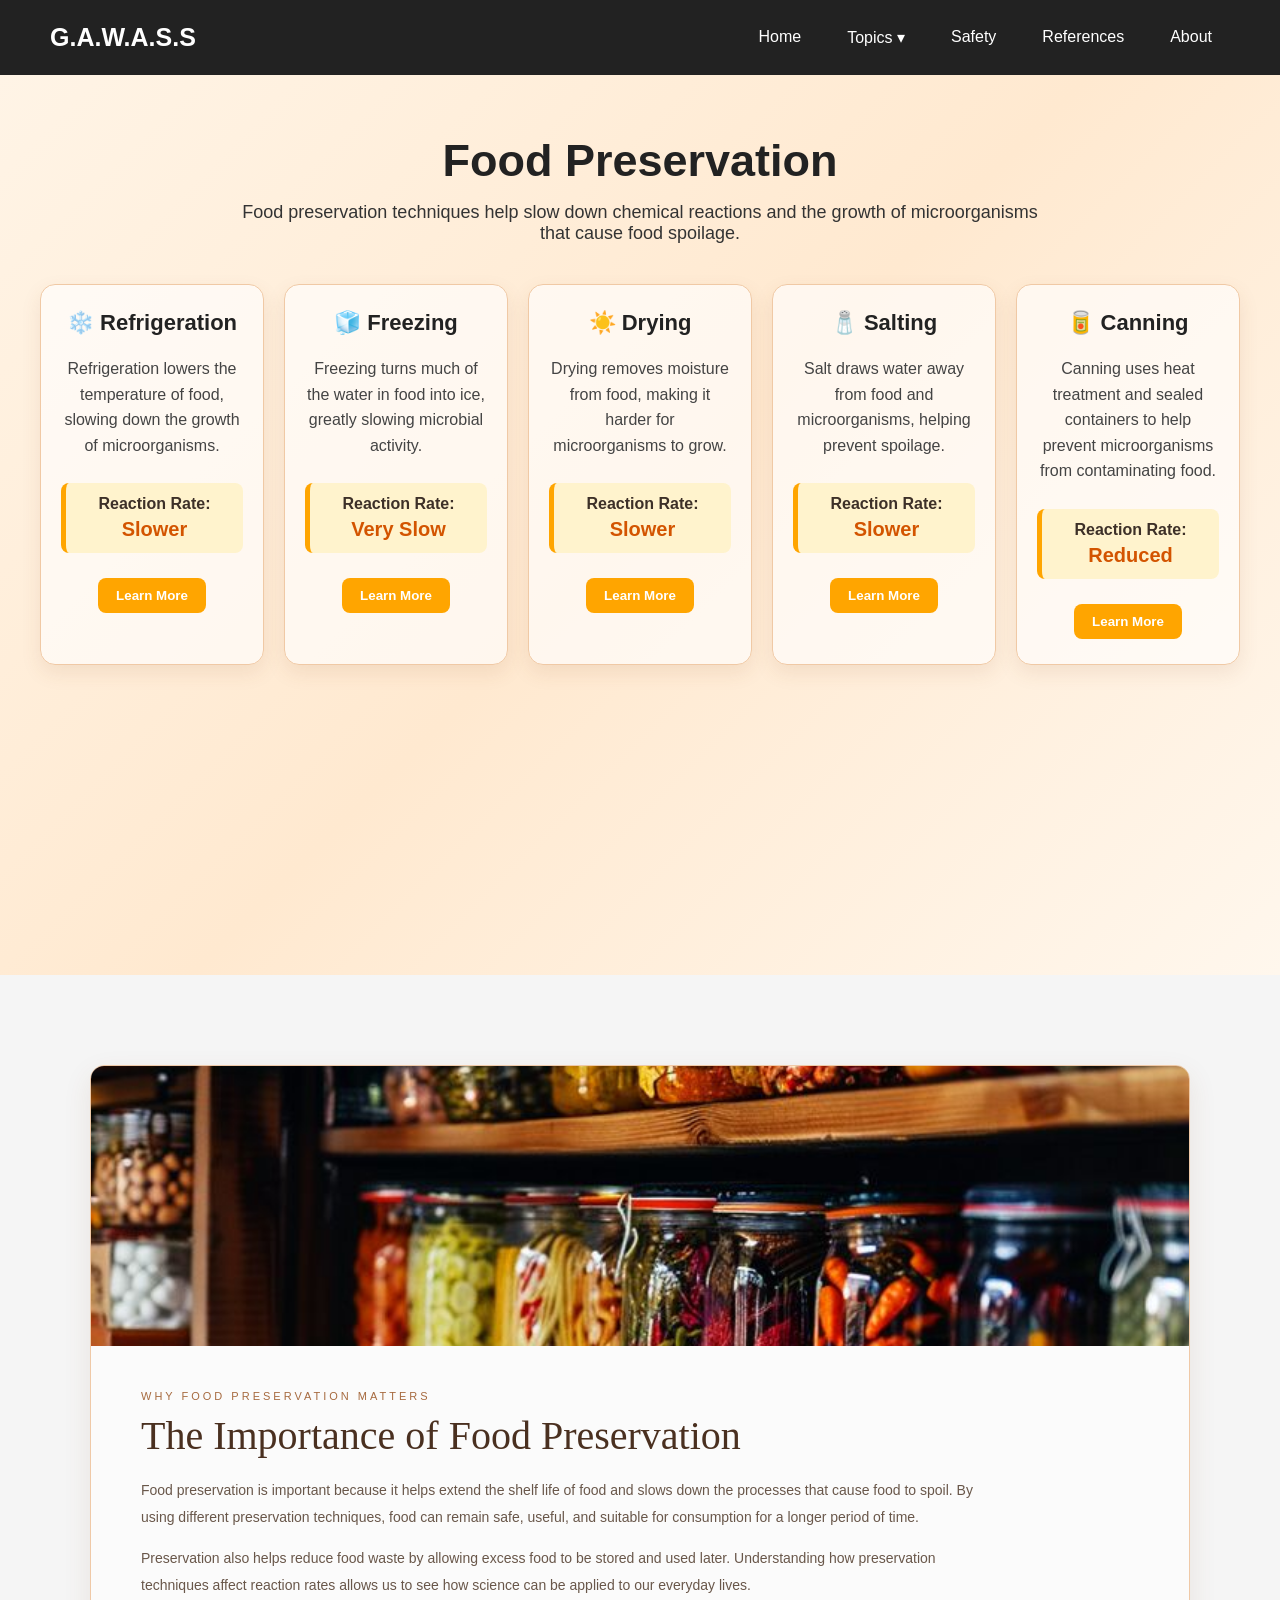
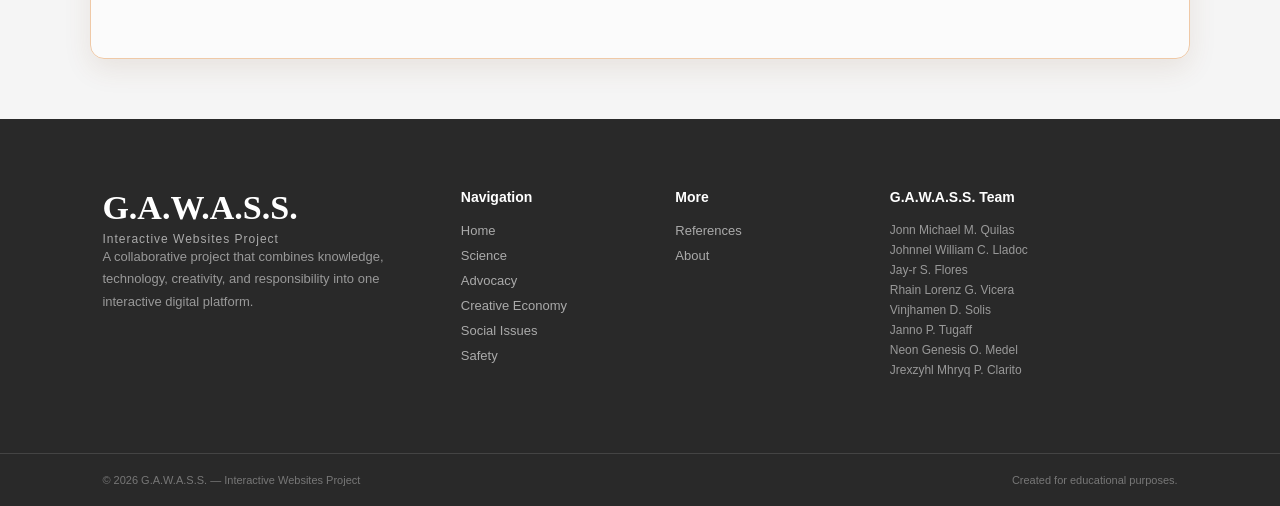
<file: science.html>
<!DOCTYPE html>
<html lang="en">
<head>
    <meta charset="UTF-8">
    <meta name="viewport" content="width=device-width, initial-scale=1.0">
    <title>Science - Food Preservation</title>
    <link rel="stylesheet" href="style.css">
</head>

<body>

  <header>
    <nav class="navbar">
        <div class="logo">
            G.A.W.A.S.S
        </div>
        <ul class="nav-links">
            <li>
                <a href="index.html">Home</a>
            </li>

            <li class="dropdown">
                <a href="#" class="topics-button">
                    Topics ▾
                </a>
                <ul class="dropdown-menu">
                    <li>
                        <a href="science.html" class="active">
                            Science
                        </a>
                    </li>
                    <li>
                        <a href="advocacy.html">
                            Advocacy
                        </a>
                    </li>
                    <li>
                        <a href="narrative.html">
                            Creative Economy
                        </a>
                    </li>
                    <li>
                        <a href="filipino.html">
                            Social Issues
                        </a>
                    </li>
                </ul>
            </li>
            <li>
                <a href="safety.html">
                    Safety
                </a>
            </li>
            <li>
                <a href="references.html">
                    References
                </a>
            </li>
            <li>
                <a href="about.html">
                    About
                </a>
            </li>
        </ul>
    </nav>
</header>

    <main class="science-page">

        <h1>Food Preservation</h1>

        <p class="intro">
            Food preservation techniques help slow down chemical reactions
            and the growth of microorganisms that cause food spoilage.
        </p>


        <div class="preservation-container">

            <!-- BOX 1 -->
            <div class="preservation-box">
                <h2>❄️ Refrigeration</h2>

                <p>
                    Refrigeration lowers the temperature of food,
                    slowing down the growth of microorganisms.
                </p>

                <div class="reaction">
                    <strong>Reaction Rate:</strong>
                    <span>Slower</span>
                </div>

                <button onclick="showInfo('refrigeration')">
                    Learn More
                </button>

                <p id="refrigeration" class="extra-info">
                    Lower temperatures reduce the rate of many chemical
                    reactions and slow bacterial growth.
                </p>
            </div>


            <!-- BOX 2 -->
            <div class="preservation-box">
                <h2>🧊 Freezing</h2>

                <p>
                    Freezing turns much of the water in food into ice,
                    greatly slowing microbial activity.
                </p>

                <div class="reaction">
                    <strong>Reaction Rate:</strong>
                    <span>Very Slow</span>
                </div>

                <button onclick="showInfo('freezing')">
                    Learn More
                </button>

                <p id="freezing" class="extra-info">
                    The low temperature significantly slows chemical
                    reactions and prevents most microorganisms from
                    actively multiplying.
                </p>
            </div>


            <!-- BOX 3 -->
            <div class="preservation-box">
                <h2>☀️ Drying</h2>

                <p>
                    Drying removes moisture from food, making it harder
                    for microorganisms to grow.
                </p>

                <div class="reaction">
                    <strong>Reaction Rate:</strong>
                    <span>Slower</span>
                </div>

                <button onclick="showInfo('drying')">
                    Learn More
                </button>

                <p id="drying" class="extra-info">
                    Removing water reduces the conditions needed for
                    microorganisms and some chemical reactions to occur.
                </p>
            </div>


            <!-- BOX 4 -->
            <div class="preservation-box">
                <h2>🧂 Salting</h2>

                <p>
                    Salt draws water away from food and microorganisms,
                    helping prevent spoilage.
                </p>

                <div class="reaction">
                    <strong>Reaction Rate:</strong>
                    <span>Slower</span>
                </div>

                <button onclick="showInfo('salting')">
                    Learn More
                </button>

                <p id="salting" class="extra-info">
                    Salt reduces available water, which makes it difficult
                    for many microorganisms to grow.
                </p>
            </div>


            <!-- BOX 5 -->
            <div class="preservation-box">
                <h2>🥫 Canning</h2>

                <p>
                    Canning uses heat treatment and sealed containers
                    to help prevent microorganisms from contaminating food.
                </p>

                <div class="reaction">
                    <strong>Reaction Rate:</strong>
                    <span>Reduced</span>
                </div>

                <button onclick="showInfo('canning')">
                    Learn More
                </button>

                <p id="canning" class="extra-info">
                    Heat treatment can destroy many microorganisms, while
                    sealing prevents new contamination.
                </p>
            </div>

        </div>

    </main>


<section class="preservation-importance">

    <div class="importance-image">

        <img
            src="images/food-preservation-importance.jpg"
            alt="Importance of Food Preservation"
        >

    </div>


    <div class="importance-content">

        <span>
            WHY FOOD PRESERVATION MATTERS
        </span>

        <h2>
            The Importance of Food Preservation
        </h2>

        <p>
            Food preservation is important because it helps
            extend the shelf life of food and slows down the
            processes that cause food to spoil. By using
            different preservation techniques, food can remain
            safe, useful, and suitable for consumption for a
            longer period of time.
        </p>

        <p>
            Preservation also helps reduce food waste by allowing
            excess food to be stored and used later. Understanding
            how preservation techniques affect reaction rates
            allows us to see how science can be applied to our
            everyday lives.
        </p>

    </div>

</section>


    <script src="script.js"></script>

    
<footer class="site-footer">

    <div class="footer-main">


       

        <div class="footer-brand">

            <h2>
                G.A.W.A.S.S.
            </h2>

            <p>
                Interactive Websites Project
            </p>

            <p>
                A collaborative project that combines
                knowledge, technology, creativity, and
                responsibility into one interactive
                digital platform.
            </p>

        </div>


    

        <div class="footer-navigation">

            <h3>
                Navigation
            </h3>

            <a href="index.html">
                Home
            </a>

            <a href="science.html">
                Science
            </a>

            <a href="advocacy.html">
                Advocacy
            </a>

            <a href="narrative.html">
                Creative Economy
            </a>

            <a href="filipino.html">
                Social Issues
            </a>

            <a href="safety.html">
                Safety
            </a>

        </div>


    

        <div class="footer-navigation">

            <h3>
                More
            </h3>

            <a href="references.html">
                References
            </a>

            <a href="about.html">
                About
            </a>

        </div>



        <div class="footer-team">

            <h3>
                G.A.W.A.S.S. Team
            </h3>

            <p>
                Jonn Michael M. Quilas
            </p>

            <p>
                Johnnel William C. Lladoc
            </p>

            <p>
                Jay-r S. Flores
            </p>

            <p>
                Rhain Lorenz G. Vicera
            </p>

            <p>
                Vinjhamen D. Solis
            </p>

            <p>
                Janno P. Tugaff
            </p>

            <p>
                Neon Genesis O. Medel
            </p>

            <p>
                Jrexzyhl Mhryq P. Clarito
            </p>

        </div>

    </div>


    <div class="footer-bottom">

        <p>
            © 2026 G.A.W.A.S.S. —
            Interactive Websites Project
        </p>

        <p>
            Created for educational purposes.
        </p>

    </div>

</footer>


</body>
</html>
</file>
<file: style.css>
* {
    margin: 0;
    padding: 0;
    box-sizing: border-box;
}

body {
    font-family: Arial, sans-serif;
    background: #f5f5f5;
}


.navbar {
    height: 75px;
    background: #222;
    display: flex;
    align-items: center;
    justify-content: space-between;
    padding: 0 50px;
    box-shadow: 0 3px 10px rgba(0, 0, 0, 0.3);
}


.logo {
    color: white;
    font-size: 25px;
    font-weight: bold;
}


.nav-links {
    display: flex;
    list-style: none;
    gap: 10px;
}

.nav-links a {
    color: white;
    text-decoration: none;
    padding: 12px 18px;
    border-radius: 6px;
    transition: 0.3s;
}

.nav-links a:hover {
    background: orange;
    color: black;
}

.nav-links a.active {
    background: orange;
    color: black;
}


.page {
    text-align: center;
    padding: 100px 30px;
}

.page h1 {
    font-size: 50px;
    margin-bottom: 20px;
}

.page p {
    font-size: 20px;
}





.science-page {
    padding: 60px 40px;
    text-align: center;
    min-height: 100vh;

    
    background: linear-gradient(
        135deg,
        #fff3b0,
        #ffd6a5,
        #caffbf,
        #a0c4ff
    );
}

.science-page h1 {
    font-size: 45px;
    margin-bottom: 15px;
    color: #222;
}

.intro {
    max-width: 800px;
    margin: 0 auto 40px;
    font-size: 18px;
    color: #333;
}


.preservation-container {
    display: grid;
    grid-template-columns: repeat(5, 1fr);
    gap: 20px;
    max-width: 1400px;
    margin: auto;
}

.preservation-box {
    background: rgba(255, 255, 255, 0.92);
    padding: 25px 20px;
    border-radius: 15px;
    min-height: 350px;

    box-shadow: 0 8px 20px rgba(0, 0, 0, 0.2);

    transition: 0.3s;
}

.preservation-box:hover {
    transform: translateY(-10px) scale(1.02);
    box-shadow: 0 15px 30px rgba(0, 0, 0, 0.3);
}

.preservation-box h2 {
    font-size: 22px;
    margin-bottom: 20px;
    color: #222;
}

.preservation-box p {
    line-height: 1.6;
    color: #444;
}

.reaction {
    margin: 25px 0;
    padding: 12px;
    background: #fff3cd;
    border-radius: 8px;
    border-left: 5px solid orange;
}

.reaction span {
    display: block;
    font-size: 20px;
    font-weight: bold;
    margin-top: 5px;
    color: #d35400;
}

.preservation-box button {
    border: none;
    padding: 10px 18px;
    border-radius: 8px;
    background: orange;
    color: white;
    cursor: pointer;
    font-weight: bold;
    transition: 0.3s;
}

.preservation-box button:hover {
    background: #e67e00;
    transform: scale(1.05);
}

.extra-info {
    display: none;
    margin-top: 15px;
    font-size: 14px;
}

@media (max-width: 1100px) {

    .preservation-container {
        grid-template-columns: repeat(2, 1fr);
    }

}

@media (max-width: 600px) {

    .preservation-container {
        grid-template-columns: 1fr;
    }

}



.science-page {

    background:
        linear-gradient(
            135deg,
            #fff4e6,
            #ffe9d0,
            #fff7ed
        );

    color: #3d3028;

    min-height: 100vh;
}



.science-page .section-heading h1,
.science-page .section-heading h2 {

    color: #4a3020;
}


.science-page .section-heading span {

    color: #a66a3f;

    letter-spacing: 3px;
}


.science-page .preservation-box {

    background: rgba(255, 255, 255, 0.65);

    border: 1px solid #f0c9a5;

    box-shadow:
        0 8px 20px
        rgba(140, 82, 35, 0.10);

    transition:
        transform .3s ease,
        box-shadow .3s ease;
}


.science-page .preservation-box:hover {

    transform: translateY(-5px);

    box-shadow:
        0 14px 28px
        rgba(140, 82, 35, 0.16);
}



.preservation-importance {

    width: min(1100px, 92%);

    margin: 90px auto 60px;

    background: rgba(255, 255, 255, 0.65);

    border: 1px solid #efc9a7;

    border-radius: 14px;

    overflow: hidden;

    box-shadow:
        0 10px 28px
        rgba(120, 70, 30, 0.10);
}


.importance-image {

    width: 100%;

    height: 280px;

    overflow: hidden;
}


.importance-image img {

    width: 100%;

    height: 100%;

    object-fit: cover;

    display: block;

    transition:
        transform .5s ease;
}


.preservation-importance:hover
.importance-image img {

    transform: scale(1.03);
}

.importance-content {

    padding: 40px 50px 45px;
}


.importance-content span {

    font-size: 11px;

    letter-spacing: 3px;

    color: #a66a3f;
}


.importance-content h2 {

    font-family:
        'Cormorant Garamond',
        Georgia,
        serif;

    font-size: 40px;

    font-weight: 500;

    color: #4a3020;

    margin: 8px 0 18px;
}


.importance-content p {

    max-width: 850px;

    font-size: 14px;

    line-height: 1.9;

    color: #69574a;

    margin-bottom: 15px;
}


@media (max-width: 650px) {

    .preservation-importance {

        width: 94%;

        margin-top: 60px;
    }


    .importance-image {

        height: 200px;
    }


    .importance-content {

        padding: 30px 25px 35px;
    }


    .importance-content h2 {

        font-size: 32px;
    }

}








.about-page {

    min-height: 100vh;

    padding: 50px;

    background: linear-gradient(
        135deg,
        #ffffff,
        #eeeeee
    );
}



.about-container {

    max-width: 1400px;

    margin: auto;

    display: grid;

    grid-template-columns:
        1fr 1.2fr;

    gap: 40px;

    align-items: start;
}




.members-section {

    background:
        rgba(255, 255, 255, 0.95);

    padding: 30px;

    border-radius: 20px;

    box-shadow:
        0 10px 30px
        rgba(0, 0, 0, 0.12);
}


.members-section h1 {

    font-size: 40px;

    margin-bottom: 5px;
}


.section-description {

    color: #555;

    margin-bottom: 25px;
}


.members-list {

    display: flex;

    flex-direction: column;

    gap: 12px;
}


.member-card {

    display: flex;

    align-items: center;

    background: white;

    padding: 12px;

    border-radius: 12px;

    box-shadow:
        0 4px 10px
        rgba(0, 0, 0, 0.08);

    transition: 0.3s;
}


.member-card:hover {

    transform:
        translateX(8px);

    box-shadow:
        0 8px 18px
        rgba(0, 0, 0, 0.15);
}



.member-card img {

    width: 70px;

    height: 70px;

    object-fit: cover;

    border-radius: 50%;

    margin-right: 15px;

    border: 3px solid #64748b;

    background: #eee;
}



.member-card h2 {

    font-size: 18px;

    margin-bottom: 5px;
}


.member-card p {

    color: #777;

    font-size: 14px;
}



.website-section {

    background:
        rgba(255, 255, 255, 0.95);

    border-radius: 20px;

    padding: 40px;

    box-shadow:
        0 10px 30px
        rgba(0, 0, 0, 0.12);
}


.website-content h1 {

    font-size: 45px;

    margin: 10px 0 20px;
}


.website-content > p {

    font-size: 17px;

    line-height: 1.7;

    color: #444;

    margin-bottom: 18px;
}



.tag {

    display: inline-block;

    padding: 8px 14px;

    background: #334155;

    color: white;

    font-size: 12px;

    font-weight: bold;

    border-radius: 20px;

    letter-spacing: 1px;
}



.topic-card {

    display: flex;

    align-items: flex-start;

    gap: 15px;

    padding: 18px;

    margin-top: 15px;

    background: #f8fafc;

    border-radius: 12px;

    border-left: 5px solid #64748b;

    transition: 0.3s;
}


.topic-card:hover {

    transform:
        translateX(5px);

    background: #f1f5f9;
}




.topic-icon {

    font-size: 30px;

    min-width: 40px;
}



.topic-card h2 {

    font-size: 21px;

    margin-bottom: 7px;

    color: #1e293b;
}


.topic-card p {

    color: #555;

    line-height: 1.6;

    margin: 0;
}


.website-ending {

    margin-top: 30px;

    padding: 25px;

    background:
        linear-gradient(
            135deg,
            #e2e8f0,
            #f8fafc
        );

    border-radius: 15px;

    border-left: 5px solid #334155;
}


.website-ending h2 {

    margin-top: 0;

    margin-bottom: 10px;
}


.website-ending p {

    line-height: 1.7;

    color: #444;
}



@media (max-width: 1000px) {

    .about-container {

        grid-template-columns: 1fr;
    }

}


@media (max-width: 600px) {

    .about-page {

        padding: 20px;
    }


    .website-section,
    .members-section {

        padding: 25px;
    }


    .website-content h1 {

        font-size: 35px;
    }

}










.safety-page {

    min-height: 100vh;

    padding: 60px 40px;

    background: linear-gradient(
        135deg,
        #dbeafe,
        #f8fafc,
        #e2e8f0
    );
}


.safety-title {

    text-align: center;

    max-width: 900px;

    margin: 0 auto 45px;
}


.safety-title span {

    font-size: 13px;

    font-weight: bold;

    letter-spacing: 3px;

    color: #475569;
}


.safety-title h1 {

    font-size: 48px;

    margin: 10px 0 15px;

    color: #172033;
}


.safety-title p {

    font-size: 18px;

    line-height: 1.6;

    color: #475569;
}

.safety-container {

    max-width: 1400px;

    margin: auto;

    display: grid;

    grid-template-columns:
        repeat(3, 1fr);

    gap: 25px;
}

.safety-box {

    position: relative;

    background: rgba(255, 255, 255, 0.95);

    padding: 35px 30px;

    border-radius: 18px;

    min-height: 560px;

    box-shadow:
        0 8px 25px
        rgba(0, 0, 0, 0.12);

    transition: 0.3s;

    border-top: 6px solid;
}


.safety-box:hover {

    transform:
        translateY(-8px);

    box-shadow:
        0 15px 30px
        rgba(0, 0, 0, 0.20);
}


.general-safety {

    border-top-color:
        #3b82f6;
}

.personal-safety {

    border-top-color:
        #22c55e;
}


.fire-safety {

    border-top-color:
        #ef4444;
}

.box-letter {

    position: absolute;

    top: 20px;

    right: 25px;

    width: 45px;

    height: 45px;

    display: flex;

    align-items: center;

    justify-content: center;

    border-radius: 50%;

    background: #172033;

    color: white;

    font-size: 20px;

    font-weight: bold;
}

.safety-icon {

    font-size: 50px;

    margin-bottom: 15px;
}


.safety-box h2 {

    font-size: 28px;

    margin-bottom: 12px;

    color: #172033;
}


.safety-box > p {

    color: #475569;

    line-height: 1.6;

    margin-bottom: 20px;
}



.safety-box ul {

    padding-left: 20px;
}


.safety-box li {

    margin-bottom: 13px;

    line-height: 1.5;

    color: #334155;
}



.safety-reminder {

    max-width: 1000px;

    margin: 40px auto 0;

    padding: 28px 35px;

    background:
        linear-gradient(
            135deg,
            #172033,
            #334155
        );

    color: white;

    border-radius: 15px;

    text-align: center;

    box-shadow:
        0 8px 20px
        rgba(0, 0, 0, 0.15);
}


.safety-reminder h2 {

    margin-bottom: 10px;

    font-size: 26px;
}


.safety-reminder p {

    color: #e2e8f0;

    line-height: 1.6;
}


@media (max-width: 1000px) {

    .safety-container {

        grid-template-columns: 1fr;
    }

    .safety-box {

        min-height: auto;
    }

}


@media (max-width: 600px) {

    .safety-page {

        padding: 35px 20px;
    }


    .safety-title h1 {

        font-size: 38px;
    }


    .safety-title p {

        font-size: 16px;
    }

}


.safety-image-section {

    width: min(1100px, 92%);

    margin: 80px auto 70px;

    background: rgba(255, 255, 255, 0.6);

    border-radius: 14px;

    overflow: hidden;

    border: 1px solid #c7c7c7;

    box-shadow:
        0 10px 25px
        rgba(0, 0, 0, 0.08);
}




.safety-wide-image {

    width: 100%;

    height: 300px;

    overflow: hidden;
}


.safety-wide-image img {

    width: 100%;

    height: 100%;

    object-fit: cover;

    display: block;

    transition:
        transform 0.5s ease;
}


.safety-image-section:hover
.safety-wide-image img {

    transform: scale(1.03);
}




.safety-image-caption {

    padding: 30px 45px 35px;
}


.safety-image-caption span {

    font-size: 11px;

    letter-spacing: 3px;

    color: #777;
}


.safety-image-caption h2 {

    font-family:
        'Cormorant Garamond',
        Georgia,
        serif;

    font-size: 38px;

    font-weight: 500;

    color: #333;

    margin: 8px 0 12px;
}


.safety-image-caption p {

    max-width: 850px;

    color: #666;

    font-size: 14px;

    line-height: 1.8;
}



@media (max-width: 650px) {

    .safety-image-section {

        width: 94%;

        margin: 60px auto;
    }


    .safety-wide-image {

        height: 200px;
    }


    .safety-image-caption {

        padding: 25px;
    }


    .safety-image-caption h2 {

        font-size: 31px;
    }

}










.advocacy-page {

    min-height: 100vh;

    padding: 60px 40px;

    background: linear-gradient(
        135deg,
        #ecfdf5,
        #f0fdf4,
        #d1fae5
    );
}


.advocacy-title {

    text-align: center;

    max-width: 900px;

    margin: 0 auto 50px;
}


.advocacy-title span {

    font-size: 13px;

    font-weight: bold;

    letter-spacing: 3px;

    color: #166534;
}


.advocacy-title h1 {

    font-size: 48px;

    margin: 10px 0 15px;

    color: #14532d;
}


.advocacy-title p {

    font-size: 18px;

    line-height: 1.6;

    color: #365314;
}


.cause-effect {

    max-width: 1200px;

    margin: auto;

    display: grid;

    grid-template-columns:
        1fr 100px 1fr;

    gap: 0 20px;

    align-items: center;
}



.chart-heading {

    padding: 25px;

    border-radius: 18px;

    margin-bottom: 25px;
}


.chart-heading span {

    font-size: 12px;

    font-weight: bold;

    letter-spacing: 2px;
}


.chart-heading h2 {

    font-size: 27px;

    margin: 8px 0;
}


.chart-heading p {

    line-height: 1.5;

    margin: 0;
}


.cause-heading {

    grid-column: 1;

    background: #dcfce7;

    border-left: 6px solid #16a34a;

    color: #14532d;
}


.effect-heading {

    grid-column: 3;

    background: #fef3c7;

    border-left: 6px solid #eab308;

    color: #713f12;
}



.cause-card {

    grid-column: 1;

    background: white;

    padding: 25px;

    border-radius: 16px;

    margin-bottom: 25px;

    min-height: 180px;

    border-left: 5px solid #22c55e;

    box-shadow:
        0 7px 20px
        rgba(0, 0, 0, 0.10);

    transition: 0.3s;
}


.cause-card:hover {

    transform: translateX(-5px);

    box-shadow:
        0 12px 25px
        rgba(0, 0, 0, 0.15);
}


.cause-number {

    font-size: 12px;

    font-weight: bold;

    color: #16a34a;

    letter-spacing: 2px;

    margin-bottom: 8px;
}


.cause-card h3 {

    font-size: 23px;

    margin-bottom: 10px;

    color: #166534;
}


.cause-card p {

    color: #555;

    line-height: 1.6;
}



.effect-card {

    grid-column: 3;

    background: white;

    padding: 25px;

    border-radius: 16px;

    margin-bottom: 25px;

    min-height: 180px;

    border-left: 5px solid #eab308;

    box-shadow:
        0 7px 20px
        rgba(0, 0, 0, 0.10);

    transition: 0.3s;
}


.effect-card:hover {

    transform: translateX(5px);

    box-shadow:
        0 12px 25px
        rgba(0, 0, 0, 0.15);
}


.effect-number {

    font-size: 12px;

    font-weight: bold;

    color: #ca8a04;

    letter-spacing: 2px;

    margin-bottom: 8px;
}


.effect-card h3 {

    font-size: 23px;

    margin-bottom: 10px;

    color: #713f12;
}


.effect-card p {

    color: #555;

    line-height: 1.6;
}


.connection {

    grid-column: 2;

    height: 180px;

    display: flex;

    flex-direction: column;

    align-items: center;

    justify-content: center;
}


.connection-line {

    width: 5px;

    height: 100px;

    background: #65a30d;

    border-radius: 10px;
}


.connection-arrow {

    font-size: 30px;

    font-weight: bold;

    color: #65a30d;

    line-height: 1;
}



.action-plan {

    max-width: 1200px;

    margin: 70px auto 0;

    padding: 45px;

    background: rgba(255, 255, 255, 0.95);

    border-radius: 22px;

    box-shadow:
        0 10px 30px
        rgba(0, 0, 0, 0.12);
}


.action-title {

    text-align: center;

    max-width: 800px;

    margin: auto;
}


.action-title span {

    font-size: 12px;

    font-weight: bold;

    letter-spacing: 2px;

    color: #15803d;
}


.action-title h2 {

    font-size: 38px;

    color: #14532d;

    margin: 8px 0 12px;
}


.action-title p {

    color: #555;

    line-height: 1.7;
}


.action-grid {

    display: grid;

    grid-template-columns:
        repeat(3, 1fr);

    gap: 20px;

    margin-top: 35px;
}


.action-card {

    padding: 25px;

    background: #f0fdf4;

    border-radius: 15px;

    border-top: 4px solid #22c55e;

    transition: 0.3s;
}


.action-card:hover {

    transform:
        translateY(-5px);

    background: #dcfce7;
}


.action-icon {

    font-size: 35px;

    margin-bottom: 10px;
}


.action-card h3 {

    font-size: 21px;

    color: #166534;

    margin-bottom: 8px;
}


.action-card p {

    color: #555;

    line-height: 1.6;

    margin: 0;
}



.action-message {

    margin-top: 35px;

    padding: 30px;

    text-align: center;

    background:
        linear-gradient(
            135deg,
            #14532d,
            #166534
        );

    color: white;

    border-radius: 17px;
}


.action-message h2 {

    font-size: 30px;

    margin-bottom: 10px;
}


.action-message p {

    max-width: 800px;

    margin: auto;

    color: #dcfce7;

    line-height: 1.7;
}


@media (max-width: 900px) {

    .cause-effect {

        grid-template-columns: 1fr;

        gap: 15px;
    }


    .chart-heading {

        grid-column: 1 !important;
    }


    .cause-card,
    .effect-card {

        grid-column: 1;

        margin-bottom: 0;
    }


    .connection {

        grid-column: 1;

        height: 70px;

        flex-direction: row;
    }


    .connection-line {

        width: 100px;

        height: 5px;
    }


    .connection-arrow {

        transform: rotate(-90deg);
    }


    .action-grid {

        grid-template-columns: 1fr;
    }

}


@media (max-width: 600px) {

    .advocacy-page {

        padding: 35px 20px;
    }


    .advocacy-title h1 {

        font-size: 38px;
    }


    .action-plan {

        padding: 25px;
    }

}

.advocacy-image-section {

    width: min(1100px, 92%);

    margin: 80px auto 70px;

    background: rgba(255, 255, 255, 0.55);

    border-radius: 14px;

    overflow: hidden;

    border: 1px solid #c9d2c5;

    box-shadow:
        0 10px 25px
        rgba(0, 0, 0, 0.08);
}



.advocacy-wide-image {

    width: 100%;

    height: 300px;

    overflow: hidden;
}


.advocacy-wide-image img {

    width: 100%;

    height: 100%;

    object-fit: cover;

    display: block;

    transition:
        transform 0.5s ease;
}


.advocacy-image-section:hover
.advocacy-wide-image img {

    transform: scale(1.03);
}


.advocacy-image-caption {

    padding: 30px 45px 35px;
}


.advocacy-image-caption span {

    font-size: 11px;

    letter-spacing: 3px;

    color: #657461;
}


.advocacy-image-caption h2 {

    font-family:
        'Cormorant Garamond',
        Georgia,
        serif;

    font-size: 38px;

    font-weight: 500;

    color: #354235;

    margin: 8px 0 12px;
}


.advocacy-image-caption p {

    max-width: 850px;

    color: #606860;

    font-size: 14px;

    line-height: 1.8;
}



@media (max-width: 650px) {

    .advocacy-image-section {

        width: 94%;

        margin: 60px auto;
    }


    .advocacy-wide-image {

        height: 200px;
    }


    .advocacy-image-caption {

        padding: 25px;
    }


    .advocacy-image-caption h2 {

        font-size: 31px;
    }

}











.references-page {
    width: 100%;
    min-height: 100vh;
    padding: 55px 40px;
    background:
        linear-gradient(
            135deg,
            #f8fafc,
            #e2e8f0,
            #f1f5f9
        );
}

.references-container {
    width: 100%;
    max-width: 1400px;
    margin: 0 auto;
    display: grid;
    grid-template-columns: minmax(0, 0.9fr) minmax(0, 1.4fr);
    gap: 35px;
    align-items: start;
}

.credits-section {
    width: 100%;
    min-width: 0;
}

.bibliography-section {
    width: 100%;
    min-width: 0;
}

.credits-section,
.bibliography-section {
    background:
        rgba(255, 255, 255, 0.96);
    border-radius: 20px;
    padding: 40px;
    box-shadow:
        0 10px 30px
        rgba(0, 0, 0, 0.10);
}

.references-page h1 {
    font-size: 45px;
    margin: 5px 0 15px;
    color: #172033;
}

.page-label {
    display: inline-block;
    font-size: 12px;
    font-weight: bold;
    letter-spacing: 2px;
    color: #475569;
    margin-bottom: 5px;
}

.bibliography-intro {
    color: #64748b;
    line-height: 1.7;
    margin-bottom: 30px;
}

.apa-note {
    display: flex;
    align-items: center;
    justify-content: space-between;
    padding: 14px 18px;
    margin-bottom: 25px;
    background: #f1f5f9;
    border-radius: 10px;
    border-left: 5px solid #334155;
}

.apa-note strong {
    color: #1e293b;
}

.apa-note span {
    color: #64748b;
    font-size: 14px;
}

.reference-list {
    display: flex;
    flex-direction: column;
    gap: 22px;
}

.reference {
    padding: 0 10px 18px;
    border-bottom: 1px solid #e2e8f0;
}

.reference p {
    margin: 0;
    color: #334155;
    font-size: 15px;
    line-height: 1.7;
    padding-left: 35px;
    text-indent: -35px;
}

.reference em {
    font-style: italic;
}

.apa-reminder {
    margin-top: 30px;
    padding: 22px;
    background: #f8fafc;
    border-radius: 12px;
    border-left: 5px solid #64748b;
}

.apa-reminder h2 {
    font-size: 20px;
    margin: 0 0 8px;
    color: #1e293b;
}

.apa-reminder p {
    color: #64748b;
    line-height: 1.6;
    margin: 0;
}

@media (max-width: 700px) {

    .references-page {
        padding: 35px 20px;
    }

    .references-container {
        grid-template-columns: 1fr;
        gap: 25px;
    }

    .credits-section,
    .bibliography-section {
        padding: 25px;
    }

    .references-page h1 {
        font-size: 36px;
    }

    .apa-note {
        flex-direction: column;
        align-items: flex-start;
        gap: 5px;
    }

}




.creative-page {

    width: 100%;

    padding-top: 60px;

    background: #e4e0da;

    min-height: 100vh;
}


.creative-layout {

    width: min(1250px, 95%);

    margin: auto;

    display: grid;

    grid-template-columns: 1.15fr 1fr;

    gap: 70px;

    align-items: center;
}



.creative-left {

    width: 100%;
}


.creative-main {

    padding-bottom: 30%;

    display: flex;

    align-items: center;

    gap: 35px;
}


.creative-main-image:hover img {

    transform: scale(1.03);
    transform: translateY(-8px);

    box-shadow:
        0 15px 30px
        rgba(0,0,0,.15);
}


.creative-main-image {

    width: 350px;

    height: 350px;

    flex-shrink: 0;

    overflow: hidden;

    border-radius: 14px;

    background: #d6d2cc;
}


.creative-main-image img {

    width: 100%;

    height: 100%;

    object-fit: cover;

    display: block;
}




.creative-main-description {

    max-width: 300px;
}


.creative-label {

    font-size: 12px;

    letter-spacing: 3px;

    color: #777;

    font-weight: 500;
}


.creative-main-description h1 {

    font-family:
        'Cormorant Garamond',
        serif;

    font-size: 52px;

    font-weight: 600;

    margin: 5px 0 15px;

    color: #222;
}


.creative-main-description p {

    font-family:
        'Montserrat',
        sans-serif;

    font-size: 14px;

    font-weight: 300;

    line-height: 1.8;

    color: #666;

    margin-bottom: 15px;
}



.creative-right {
    padding-bottom: 30%;

    display: flex;

    flex-direction: column;

    gap: 35px;
}




.creative-item {

    display: flex;

    align-items: center;

    gap: 25px;

    width: 100%;
}


.creative-item:hover .creative-item-image img {

    transform: scale(1.03);

    transform: translateY(-8px);

    box-shadow:
        0 15px 30px
        rgba(0,0,0,.15);
}

.creative-item-image {

    width: 170px;

    height: 230px;

    flex-shrink: 0;

    overflow: hidden;

    border-radius: 10px;

    background: #d6d2cc;
}


.creative-item-image img {

    width: 100%;

    height: 100%;

    object-fit: cover;

    display: block;
}




.creative-item-description {

    flex: 1;
}


.creative-item-description > span {

    font-size: 11px;

    letter-spacing: 2px;

    color: #888;
}


.creative-item-description h2 {

    font-family:
        'Cormorant Garamond',
        serif;

    font-size: 28px;

    font-weight: 600;

    margin: 6px 0 10px;

    color: #222;
}


.creative-item-description p {

    font-family:
        'Montserrat',
        sans-serif;

    font-size: 13px;

    font-weight: 300;

    line-height: 1.7;

    color: #777;

    margin-bottom: 10px;
}




@media (max-width: 1100px) {

    .creative-layout {

        grid-template-columns: 1fr;

        gap: 60px;
    }

    .creative-main {

        justify-content: center;
    }

    .creative-right {

        max-width: 800px;

        margin: auto;

        width: 100%;
    }

}


@media (max-width: 700px) {

    .creative-page {

        padding: 40px 20px;
    }

    .creative-main {

        flex-direction: column;

        text-align: center;
    }

    .creative-main-image {

        width: min(100%, 350px);

        height: auto;

        aspect-ratio: 1 / 1;
    }

    .creative-main-description {

        max-width: 500px;
    }

    .creative-item {

        align-items: flex-start;
    }

    .creative-item-image {

        width: 140px;

        height: 190px;
    }


}


@media (max-width: 500px) {

    .creative-item {

        flex-direction: column;
    }

    .creative-item-image {

        width: 100%;

        height: 260px;
    }

    .creative-item-description {

        width: 100%;
    }

}

.image-button {

    position: relative;

    border: none;

    padding: 0;

    cursor: pointer;

    font: inherit;

}



.image-overlay {

    position: absolute;

    left: 50%;

    top: 50%;

    transform:
        translate(-50%, -50%)
        translateY(10px);

    padding: 10px 18px;

    background:
        rgba(30, 30, 30, .85);

    color: white;

    border-radius: 30px;

    font-size: 11px;

    letter-spacing: 1px;

    opacity: 0;

    transition:
        opacity .3s ease,
        transform .3s ease;

    pointer-events: none;
}


.image-button:hover .image-overlay {

    opacity: 1;

    transform:
        translate(-50%, -50%)
        translateY(0);

}


.creative-main-image {

    cursor: pointer;

    transition:
        transform .3s ease,
        box-shadow .3s ease;
}


.creative-main-image:hover {

    transform: translateY(-6px);

    box-shadow:
        0 18px 35px
        rgba(0,0,0,.18);

}


.creative-main-image img {

    transition:
        transform .5s ease;
}


.creative-main-image:hover img {

    transform: scale(1.04);

}


.interactive-product {

    transition:
        transform .3s ease,
        box-shadow .3s ease;
}


.interactive-product:hover {

    transform: translateX(-5px);

}

.creative-item-image {

    cursor: pointer;

    overflow: hidden;
}


.creative-item-image img {

    transition:
        transform .5s ease;
}


.creative-item-image:hover img {

    transform: scale(1.06);

}


.onyx-divider {

    width: 55px;

    height: 2px;

    background: #777;

    margin: 25px 0;

}


.onyx-highlight {

    font-size: 14px;

    line-height: 1.7;

    color: #555;

}


.read-more-btn {

    margin-top: 10px;

    padding: 9px 16px;

    border: 1px solid #888;

    background: transparent;

    color: #444;

    border-radius: 4px;

    cursor: pointer;

    font-size: 11px;

    letter-spacing: 1px;

    transition:
        background .3s ease,
        color .3s ease;
}


.read-more-btn:hover {

    background: #333;

    color: white;

}


.product-details {

    max-height: 0;

    overflow: hidden;

    opacity: 0;

    transition:
        max-height .5s ease,
        opacity .4s ease;
}


.product-details.show-details {

    max-height: 300px;

    opacity: 1;

}


.product-details p {

    margin-top: 12px;

}



.image-modal {

    position: fixed;

    inset: 0;

    z-index: 9999;

    display: flex;

    align-items: center;

    justify-content: center;

    flex-direction: column;

    padding: 30px;

    background:
        rgba(20,20,20,.94);

    opacity: 0;

    visibility: hidden;

    transition:
        opacity .3s ease,
        visibility .3s ease;

}


.image-modal.show-modal {

    opacity: 1;

    visibility: visible;

}


.image-modal img {

    max-width: 85vw;

    max-height: 78vh;

    object-fit: contain;

    border-radius: 8px;

    box-shadow:
        0 20px 60px
        rgba(0,0,0,.5);

    transform: scale(.9);

    transition:
        transform .35s ease;
}


.image-modal.show-modal img {

    transform: scale(1);

}


.image-modal p {

    color: white;

    font-size: 14px;

    margin-top: 18px;

    letter-spacing: 1px;

}




.close-modal {

    position: absolute;

    top: 25px;

    right: 35px;

    width: 42px;

    height: 42px;

    border: none;

    border-radius: 50%;

    background: rgba(255,255,255,.12);

    color: white;

    font-size: 28px;

    cursor: pointer;

    transition:
        background .3s ease,
        transform .3s ease;
}


.close-modal:hover {

    background: rgba(255,255,255,.25);

    transform: rotate(90deg);

}




body.modal-open {

    overflow: hidden;

}

@media (max-width: 900px) {

    .creative-main {

        flex-direction: column;

        align-items: stretch;

    }


    .creative-main-image {

        width: 100%;

        height: 400px;

    }


    .creative-item {

        grid-template-columns: 1fr;

    }

}


@media (max-width: 600px) {

    .creative-main-image {

        height: 300px;

    }


    .image-modal {

        padding: 20px;

    }


    .image-modal img {

        max-width: 95vw;

        max-height: 75vh;

    }


    .close-modal {

        right: 20px;

        top: 20px;

    }

}

.filipino-film-section {

    position: relative;

    margin-top: 0;

    padding: 100px 7% 120px;

    background:
        linear-gradient(
            to bottom,
            #d9d3c7 0%,
            #eee3d0 12%,
            #f7ead5 35%,
            #f6e8d0 100%
        );

    overflow: hidden;

}


.filipino-film-section::before {

    content: "";

    position: absolute;

    top: 0;

    left: 0;

    width: 100%;

    height: 140px;

    background:
        linear-gradient(
            to bottom,
            rgba(70,70,70,.18),
            rgba(246,232,208,0)
        );

    pointer-events: none;

}


.filipino-film-container {

    position: relative;

    z-index: 2;

    max-width: 1250px;

    margin: auto;

    display: grid;

    grid-template-columns:
        1fr
        1fr;

    gap: 70px;

    align-items: center;

}


.filipino-film-left,
.filipino-film-right {

    width: 100%;

}


.film-logo-card {

    display: flex;

    align-items: center;

    gap: 35px;

    padding: 30px;

    background:
        rgba(255,255,255,.32);

    border:
        1px solid
        rgba(80,65,45,.18);

    border-radius: 12px;

    box-shadow:
        0 12px 30px
        rgba(70,50,30,.10);

    backdrop-filter:
        blur(4px);

}


.film-logo-image {

    width: 300px;

    min-width: 300px;

    height: 300px;

    overflow: hidden;

    border-radius: 10px;

    background: #f5e6cd;

    box-shadow:
        0 10px 25px
        rgba(40,30,20,.18);

}


.film-logo-image img {

    width: 100%;

    height: 100%;

    object-fit: cover;

    display: block;

    transition:
        transform .5s ease;

}


.film-logo-image:hover img {

    transform: scale(1.05);

}


.film-logo-description {

    flex: 1;

}


.film-label {

    display: block;

    margin-bottom: 10px;

    font-size: 10px;

    font-weight: 700;

    letter-spacing: 2px;

    color: #9b6500;

}


.film-logo-description h2,
.film-poster-description h2 {

    margin: 0 0 18px;

    font-family:
        Georgia,
        "Times New Roman",
        serif;

    color: #171717;

    font-size: 28px;

    line-height: 1.15;

}


.film-logo-description p,
.film-poster-description p {

    color: #403b35;

    font-size: 14px;

    line-height: 1.8;

    margin-bottom: 14px;

}


.film-highlight {

    margin-top: 20px;

    padding-left: 15px;

    border-left:
        3px solid
        #b88620;

    font-family:
        Georgia,
        "Times New Roman",
        serif;

    font-style: italic;

    color: #263d61 !important;

}


.film-poster-card {

    display: grid;

    grid-template-columns:
        280px
        1fr;

    gap: 30px;

    align-items: center;

    padding: 30px;

    background:
        rgba(255,255,255,.35);

    border:
        1px solid
        rgba(80,65,45,.18);

    border-radius: 12px;

    box-shadow:
        0 12px 30px
        rgba(70,50,30,.10);

}


.film-poster-image {

    position: relative;

    width: 280px;

    height: 400px;

    padding: 0;

    border: none;

    border-radius: 8px;

    overflow: hidden;

    cursor: pointer;

    background: #ddd;

    box-shadow:
        0 12px 25px
        rgba(30,25,20,.22);

}


.film-poster-image img {

    width: 100%;

    height: 100%;

    object-fit: cover;

    display: block;

    transition:
        transform .5s ease;

}


.film-poster-image:hover img {

    transform: scale(1.06);

}


.film-image-overlay {

    position: absolute;

    top: 50%;

    left: 50%;

    transform:
        translate(-50%, -50%)
        translateY(10px);

    padding: 10px 18px;

    background:
        rgba(20,20,20,.88);

    color: white;

    border-radius: 30px;

    font-size: 10px;

    letter-spacing: 1px;

    opacity: 0;

    transition:
        opacity .3s ease,
        transform .3s ease;

    pointer-events: none;

}


.film-poster-image:hover
.film-image-overlay {

    opacity: 1;

    transform:
        translate(-50%, -50%)
        translateY(0);

}


.film-poster-description {

    min-width: 0;

}


.film-read-button {

    margin-top: 8px;

    padding: 9px 18px;

    border:
        1px solid
        #8a6b35;

    background:
        transparent;

    color: #5b451f;

    border-radius: 4px;

    cursor: pointer;

    font-size: 10px;

    letter-spacing: 1px;

    transition:
        background .3s ease,
        color .3s ease;

}


.film-read-button:hover {

    background: #263d61;

    color: white;

    border-color: #263d61;

}


.film-hidden-description {

    max-height: 0;

    overflow: hidden;

    opacity: 0;

    transition:
        max-height .5s ease,
        opacity .4s ease;

}


.film-hidden-description.show {

    max-height: 250px;

    opacity: 1;

}


.film-image-modal {

    position: fixed;

    inset: 0;

    z-index: 9999;

    display: flex;

    align-items: center;

    justify-content: center;

    flex-direction: column;

    padding: 30px;

    background:
        rgba(20,20,20,.95);

    opacity: 0;

    visibility: hidden;

    transition:
        opacity .3s ease,
        visibility .3s ease;

}


.film-image-modal.show {

    opacity: 1;

    visibility: visible;

}


.film-image-modal img {

    max-width: 85vw;

    max-height: 80vh;

    object-fit: contain;

    border-radius: 6px;

    box-shadow:
        0 20px 60px
        rgba(0,0,0,.5);

    transform: scale(.9);

    transition:
        transform .35s ease;

}


.film-image-modal.show img {

    transform: scale(1);

}


.film-image-modal p {

    color: white;

    margin-top: 18px;

    font-size: 14px;

    letter-spacing: 1px;

}


.film-modal-close {

    position: absolute;

    top: 25px;

    right: 35px;

    width: 42px;

    height: 42px;

    border: none;

    border-radius: 50%;

    background:
        rgba(255,255,255,.12);

    color: white;

    font-size: 28px;

    cursor: pointer;

    transition:
        transform .3s ease,
        background .3s ease;

}


.film-modal-close:hover {

    transform: rotate(90deg);

    background:
        rgba(255,255,255,.25);

}


@media (max-width: 1000px) {

    .filipino-film-container {

        grid-template-columns: 1fr;

    }

}


@media (max-width: 700px) {

    .film-logo-card {

        flex-direction: column;

        align-items: stretch;

    }


    .film-logo-image {

        width: 100%;

        min-width: 0;

        height: auto;

        aspect-ratio: 1 / 1;

    }


    .film-poster-card {

        grid-template-columns: 1fr;

    }


    .film-poster-image {

        width: 100%;

        height: 450px;

    }


    .filipino-film-section {

        padding:
            70px 5% 90px;

    }

}




.social-page {

    min-height: 100vh;

    padding: 70px 40px;

    background:
        linear-gradient(
            135deg,
            #e6e6e4,
            #dddddd,
            #dbdbda
        );

    color: #333;
}



.social-introduction {

    width: min(900px, 90%);

    margin: 0 auto 80px;

    text-align: center;
}


.social-label {

    display: block;

    font-size: 11px;

    letter-spacing: 3px;

    color: #777;

    margin-bottom: 12px;
}


.social-introduction h1 {

    font-family:
        'Cormorant Garamond',
        Georgia,
        serif;

    font-size: 52px;

    font-weight: 500;

    color: #292929;

    margin: 0 0 20px;
}


.social-introduction h1 em {

    font-weight: 600;
}


.social-introduction > p {

    max-width: 750px;

    margin: 0 auto 35px;

    font-family:
        'Montserrat',
        Arial,
        sans-serif;

    font-size: 15px;

    line-height: 1.9;

    color: #666;
}


.social-intro-image {

    width: 760px;

    height: 380px;

    margin: 35px auto 0;

    overflow: hidden;

    border-radius: 12px;

    background: #d5d5d3;

    box-shadow:
        0 10px 25px
        rgba(0,0,0,.12);
}


.social-intro-image img {

    width: 100%;

    height: 100%;

    object-fit: cover;

    display: block;
}


.social-issues {

    width: min(1150px, 95%);

    margin: auto;
}


.social-section-heading {

    text-align: center;

    margin-bottom: 45px;
}


.social-section-heading span {

    font-size: 11px;

    letter-spacing: 3px;

    color: #777;
}


.social-section-heading h2 {

    font-family:
        'Cormorant Garamond',
        Georgia,
        serif;

    font-size: 38px;

    font-weight: 500;

    margin-top: 8px;

    color: #303030;
}



.social-issue {

    display: grid;

    grid-template-columns:
        320px 1fr;

    gap: 55px;

    align-items: center;

    padding: 45px 0;

    border-top:
        1px solid #c9c9c7;
}


.social-issue-image {

    width: 320px;

    height: 320px;

    overflow: hidden;

    border-radius: 10px;

    background: #d5d5d3;

    box-shadow:
        0 7px 20px
        rgba(0,0,0,.10);
}


.social-issue-image img {

    width: 100%;

    height: 100%;

    object-fit: cover;

    display: block;

    transition:
        transform .4s ease;
}


.social-issue-image:hover img {

    transform: scale(1.04);
}



.social-issue-content {

    padding-right: 30px;
}


.social-issue-content > span {

    font-size: 11px;

    letter-spacing: 2px;

    color: #888;
}


.social-issue-content h2 {

    font-family:
        'Cormorant Garamond',
        Georgia,
        serif;

    font-size: 36px;

    font-weight: 500;

    color: #292929;

    margin: 7px 0 15px;
}


.social-issue-content p {

    font-family:
        'Montserrat',
        Arial,
        sans-serif;

    font-size: 14px;

    line-height: 1.85;

    color: #666;

    max-width: 650px;

    margin-bottom: 13px;
}



.social-conclusion {

    width: min(900px, 90%);

    margin: 70px auto 20px;

    padding: 40px;

    text-align: center;

    background: rgba(255,255,255,.45);

    border:
        1px solid #d0d0ce;

    border-radius: 12px;
}


.social-conclusion > span {

    font-size: 11px;

    letter-spacing: 3px;

    color: #777;
}


.social-conclusion h2 {

    font-family:
        'Cormorant Garamond',
        Georgia,
        serif;

    font-size: 34px;

    font-weight: 500;

    margin: 10px 0 15px;

    color: #292929;
}


.social-conclusion p {

    max-width: 700px;

    margin: auto;

    font-size: 14px;

    line-height: 1.8;

    color: #666;
}


@media (max-width: 850px) {

    .social-page {

        padding: 50px 25px;
    }


    .social-introduction h1 {

        font-size: 42px;
    }


    .social-issue {

        grid-template-columns: 250px 1fr;

        gap: 30px;
    }


    .social-issue-image {

        width: 250px;

        height: 250px;
    }

}


@media (max-width: 650px) {

    .social-introduction h1 {

        font-size: 38px;
    }


    .social-intro-image {

        width: 100%;

        max-width: 350px;

        height: auto;

        aspect-ratio: 1 / 1;
    }


    .social-issue {

        grid-template-columns: 1fr;

        gap: 25px;

        padding: 35px 0;
    }


    .social-issue-image {

        width: 100%;

        max-width: 350px;

        height: auto;

        aspect-ratio: 1 / 1;

        margin: auto;
    }


    .social-issue-content {

        padding-right: 0;

        text-align: center;
    }


    .social-issue-content p {

        margin-left: auto;

        margin-right: auto;
    }

}


.social-image-button {

    position: relative;

    border: none;

    padding: 0;

    cursor: pointer;

    display: block;

    width: 320px;

    height: 320px;

    overflow: hidden;

    border-radius: 10px;

    background: #d5d5d3;

    box-shadow:
        0 7px 20px
        rgba(0,0,0,.10);

}


.social-image-button img {

    width: 100%;

    height: 100%;

    object-fit: cover;

    display: block;

    transition:
        transform .5s ease;
}


.social-image-button:hover img {

    transform: scale(1.07);

}


.social-image-overlay {

    position: absolute;

    left: 50%;

    top: 50%;

    transform:
        translate(-50%, -50%)
        translateY(10px);

    padding: 10px 18px;

    background:
        rgba(30,30,30,.88);

    color: white;

    border-radius: 25px;

    font-family:
        'Montserrat',
        Arial,
        sans-serif;

    font-size: 10px;

    letter-spacing: 1px;

    white-space: nowrap;

    opacity: 0;

    transition:
        opacity .3s ease,
        transform .3s ease;

    pointer-events: none;
}


.social-image-button:hover
.social-image-overlay {

    opacity: 1;

    transform:
        translate(-50%, -50%)
        translateY(0);

}


.interactive-social {

    transition:
        transform .3s ease;
}


.interactive-social:hover {

    transform:
        translateX(5px);

}


.social-read-btn {

    margin-top: 8px;

    padding: 9px 17px;

    border:
        1px solid #999;

    background: transparent;

    color: #555;

    border-radius: 4px;

    cursor: pointer;

    font-family:
        'Montserrat',
        Arial,
        sans-serif;

    font-size: 10px;

    letter-spacing: 1px;

    transition:
        background .3s ease,
        color .3s ease,
        transform .2s ease;
}


.social-read-btn:hover {

    background: #333;

    color: white;

    transform:
        translateY(-2px);

}


.social-extra {

    max-height: 0;

    overflow: hidden;

    opacity: 0;

    transition:
        max-height .5s ease,
        opacity .4s ease;
}


.social-extra.show-social {

    max-height: 300px;

    opacity: 1;

}


.social-image-modal {

    position: fixed;

    inset: 0;

    z-index: 9999;

    display: flex;

    align-items: center;

    justify-content: center;

    flex-direction: column;

    padding: 30px;

    background:
        rgba(25,25,25,.95);

    opacity: 0;

    visibility: hidden;

    transition:
        opacity .3s ease,
        visibility .3s ease;

}


.social-image-modal.show-social-modal {

    opacity: 1;

    visibility: visible;

}


.social-image-modal img {

    max-width: 85vw;

    max-height: 78vh;

    object-fit: contain;

    border-radius: 8px;

    box-shadow:
        0 20px 60px
        rgba(0,0,0,.55);

    transform: scale(.9);

    transition:
        transform .35s ease;
}


.social-image-modal.show-social-modal img {

    transform: scale(1);

}


.social-image-modal p {

    color: white;

    font-family:
        'Montserrat',
        Arial,
        sans-serif;

    font-size: 14px;

    margin-top: 18px;

    letter-spacing: 1px;

}


.social-modal-close {

    position: absolute;

    top: 25px;

    right: 35px;

    width: 42px;

    height: 42px;

    border: none;

    border-radius: 50%;

    background:
        rgba(255,255,255,.12);

    color: white;

    font-size: 28px;

    cursor: pointer;

    transition:
        background .3s ease,
        transform .3s ease;
}


.social-modal-close:hover {

    background:
        rgba(255,255,255,.25);

    transform:
        rotate(90deg);

}


body.social-modal-open {

    overflow: hidden;

}

@media (max-width: 700px) {

    .social-image-button {

        width: 100%;

        height: 280px;

    }


    .interactive-social:hover {

        transform: none;

    }


    .social-image-modal {

        padding: 20px;

    }


    .social-image-modal img {

        max-width: 95vw;

        max-height: 75vh;

    }


    .social-modal-close {

        top: 18px;

        right: 20px;

    }

}



.dropdown {
    position: relative;
}




.topics-button {
    cursor: pointer;
}




.dropdown-menu {

    position: absolute;

    top: 100%;
    left: 50%;

    transform: translateX(-50%);

    min-width: 200px;

    padding: 10px 0;

    margin-top: 10px;

    background: #333232;

    border-radius: 10px;

    box-shadow:
        0 8px 20px
        rgba(0, 0, 0, 0.25);

    list-style: none;

    opacity: 0;

    visibility: hidden;

    transform:
        translateX(-50%)
        translateY(-10px);

    transition:
        opacity 0.25s ease,
        transform 0.25s ease,
        visibility 0.25s ease;

    z-index: 1000;
}



.dropdown:hover .dropdown-menu,
.dropdown:focus-within .dropdown-menu {

    opacity: 1;

    visibility: visible;

    transform:
        translateX(-50%)
        translateY(0);
}



.dropdown-menu li {

    width: 100%;
}


.dropdown-menu li a {

    display: block;

    padding: 12px 20px;

    color: #faf5f5;

    text-decoration: none;

    font-size: 14px;

    white-space: nowrap;

    transition:
        background 0.2s ease,
        padding-left 0.2s ease;
}


.dropdown-menu li a:hover {

    background: #454444;

    padding-left: 26px;

    color: white;
}





.home-hero {

    min-height: 620px;

    padding: 90px 8%;

    display: grid;

    grid-template-columns: 1fr 1fr;

    align-items: center;

    gap: 70px;

    background:
        linear-gradient(
            135deg,
            #444444,
            #555555,
            #3c3c3c
        );

    color: white;
}


.home-label {

    font-size: 11px;

    letter-spacing: 4px;

    color: #cccccc;
}


.hero-content h1 {

    font-family:
        'Cormorant Garamond',
        Georgia,
        serif;

    font-size: 72px;

    line-height: .9;

    font-weight: 500;

    margin: 20px 0;
}


.hero-content h1 span {

    color: #d5d5d5;

    font-style: italic;
}


.hero-content p {

    max-width: 600px;

    font-size: 15px;

    line-height: 1.9;

    color: #dddddd;

    margin-bottom: 30px;
}


.hero-buttons {

    display: flex;

    gap: 15px;

    flex-wrap: wrap;
}


.home-button {

    display: inline-block;

    padding: 13px 22px;

    background: #eeeeee;

    color: #333;

    text-decoration: none;

    border-radius: 5px;

    font-size: 13px;

    transition: .3s;
}


.home-button:hover {

    transform: translateY(-3px);

    background: white;
}


.home-button.secondary {

    background: transparent;

    border: 1px solid #aaa;

    color: white;
}


.hero-image {

    height: 450px;

    overflow: hidden;

    border-radius: 14px;
}


.hero-image img {

    width: 100%;

    height: 100%;

    object-fit: cover;

    transition: transform .6s ease;
}


.hero-image:hover img {

    transform: scale(1.04);
}

.section-heading {

    text-align: center;

    margin-bottom: 50px;
}


.section-heading span {

    font-size: 11px;

    letter-spacing: 3px;

    color: #888;
}


.section-heading h2 {

    font-family:
        'Cormorant Garamond',
        Georgia,
        serif;

    font-size: 42px;

    font-weight: 500;

    color: #292929;

    margin: 10px 0;
}


.section-heading p {

    color: #777;

    font-size: 14px;
}

.home-introduction {

    padding: 100px 8%;

    background: #eeeeec;
}


.intro-content {

    max-width: 1100px;

    margin: auto;

    display: grid;

    grid-template-columns: 1fr 1fr;

    gap: 60px;

    align-items: center;
}


.intro-image {

    height: 400px;

    overflow: hidden;

    border-radius: 12px;
}


.intro-image img {

    width: 100%;

    height: 100%;

    object-fit: cover;
}


.intro-text p {

    font-size: 15px;

    line-height: 1.9;

    color: #666;

    margin-bottom: 18px;
}

.home-topics {

    padding: 100px 8%;

    background: #e3e3e1;
}


.topic-grid {

    max-width: 1200px;

    margin: auto;

    display: grid;

    grid-template-columns:
        repeat(2, 1fr);

    gap: 30px;
}


.topic-card {

    display: block;

    background: #f1f1ef;

    color: #333;

    text-decoration: none;

    border-radius: 12px;

    overflow: hidden;

    transition:
        transform .3s ease,
        box-shadow .3s ease;
}


.topic-card:hover {

    transform: translateY(-8px);

    box-shadow:
        0 15px 30px
        rgba(0,0,0,.15);
}


.topic-image {

    height: 270px;

    overflow: hidden;
}


.topic-image img {

    width: 100%;

    height: 100%;

    object-fit: cover;

    transition: transform .5s ease;
}


.topic-card:hover .topic-image img {

    transform: scale(1.06);
}


.topic-content {

    padding: 30px;
}


.topic-content span {

    font-size: 10px;

    letter-spacing: 2px;

    color: #888;
}


.topic-content h3 {

    font-family:
        'Cormorant Garamond',
        Georgia,
        serif;

    font-size: 30px;

    margin: 8px 0 12px;
}


.topic-content p {

    font-size: 13px;

    line-height: 1.8;

    color: #6d6d6d;

    margin-bottom: 18px;
}


.topic-content strong {

    font-size: 12px;

    color: #333;
}

.home-safety {

    padding: 100px 8%;

    display: grid;

    grid-template-columns: 1fr 1fr;

    gap: 60px;

    align-items: center;

    background: #eeeeec;
}


.safety-preview-image {

    height: 400px;

    overflow: hidden;

    border-radius: 12px;
}


.safety-preview-image img {

    width: 100%;

    height: 100%;

    object-fit: cover;
}


.safety-preview-content span {

    font-size: 11px;

    letter-spacing: 3px;

    color: #888;
}


.safety-preview-content h2 {

    font-family:
        'Cormorant Garamond',
        Georgia,
        serif;

    font-size: 42px;

    font-weight: 500;

    margin: 10px 0 20px;
}


.safety-preview-content p {

    color: #666;

    line-height: 1.9;

    margin-bottom: 25px;
}

.home-purpose {

    padding: 100px 8%;

    background: #dddddb;
}


.purpose-grid {

    max-width: 1100px;

    margin: auto;

    display: grid;

    grid-template-columns:
        repeat(4, 1fr);

    gap: 20px;
}


.purpose-box {

    padding: 30px;

    background: rgba(255,255,255,.45);

    border-radius: 10px;
}


.purpose-box span {

    font-size: 12px;

    color: #888;
}


.purpose-box h3 {

    font-family:
        'Cormorant Garamond',
        Georgia,
        serif;

    font-size: 27px;

    margin: 10px 0;
}


.purpose-box p {

    font-size: 13px;

    line-height: 1.7;

    color: #666;
}

.home-final {

    padding: 110px 8%;

    text-align: center;

    background:
        linear-gradient(
            135deg,
            #454545,
            #353535
        );

    color: white;
}


.home-final > div {

    max-width: 800px;

    margin: auto;
}


.home-final span {

    font-size: 11px;

    letter-spacing: 4px;

    color: #bbb;
}


.home-final h2 {

    font-family:
        'Cormorant Garamond',
        Georgia,
        serif;

    font-size: 48px;

    font-weight: 500;

    margin: 15px 0;
}


.home-final p {

    color: #ccc;

    line-height: 1.8;
}

.site-footer {

    background: #292929;

    color: #ddd;
}


.footer-main {

    max-width: 1300px;

    margin: auto;

    padding: 70px 8%;

    display: grid;

    grid-template-columns:
        1.5fr
        .8fr
        .8fr
        1.4fr;

    gap: 50px;
}


.footer-brand h2 {

    font-family:
        'Cormorant Garamond',
        Georgia,
        serif;

    font-size: 34px;

    color: white;

    margin-bottom: 5px;
}


.footer-brand > p:first-of-type {

    color: #aaa;

    font-size: 12px;

    letter-spacing: 1px;
}


.footer-brand > p:last-child {

    max-width: 350px;

    color: #999;

    font-size: 13px;

    line-height: 1.7;
}


.footer-navigation h3,
.footer-team h3 {

    color: white;

    font-size: 14px;

    margin-bottom: 18px;
}


.footer-navigation a {

    display: block;

    color: #aaa;

    text-decoration: none;

    font-size: 13px;

    margin-bottom: 10px;

    transition: .2s;
}


.footer-navigation a:hover {

    color: white;

    padding-left: 5px;
}


.footer-team p {

    color: #999;

    font-size: 12px;

    margin: 6px 0;
}


.footer-bottom {

    padding: 20px 8%;

    border-top:
        1px solid #444;

    display: flex;

    justify-content: space-between;

    gap: 20px;

    color: #777;

    font-size: 11px;
}



@media (max-width: 900px) {

    .home-hero,
    .intro-content,
    .home-safety {

        grid-template-columns: 1fr;
    }


    .hero-content {

        text-align: center;
    }


    .hero-content p {

        margin-left: auto;

        margin-right: auto;
    }


    .hero-buttons {

        justify-content: center;
    }


    .topic-grid {

        grid-template-columns: 1fr;
    }


    .purpose-grid {

        grid-template-columns:
            repeat(2, 1fr);
    }


    .footer-main {

        grid-template-columns:
            repeat(2, 1fr);
    }

}


@media (max-width: 600px) {

    .home-hero {

        padding: 60px 25px;
    }


    .hero-content h1 {

        font-size: 52px;
    }


    .hero-image {

        height: 300px;
    }


    .home-introduction,
    .home-topics,
    .home-safety,
    .home-purpose {

        padding: 70px 25px;
    }


    .purpose-grid {

        grid-template-columns: 1fr;
    }


    .footer-main {

        grid-template-columns: 1fr;
    }


    .footer-bottom {

        flex-direction: column;
    }


}
.references-page {
    width: 100%;
    background: #e7e7e3;
}

.references-container {
    width: min(1400px, 92%);
    margin: 0 auto;
    display: grid;
    grid-template-columns: 1fr 1fr;
    gap: 45px;
    padding: 80px 0 100px;
    align-items: start;
}

.credits-section {
    position: relative;
    overflow: hidden;
    padding: 45px;
    background:
        linear-gradient(
            145deg,
            #f1f1ee 0%,
            #deded9 100%
        );
    border-radius: 18px;
    border: 1px solid rgba(0,0,0,.10);
    box-shadow:
        0 12px 35px rgba(0,0,0,.10);
}

.credits-section::before {
    content: "";
    position: absolute;
    width: 250px;
    height: 250px;
    border-radius: 50%;
    background: rgba(255,255,255,.30);
    top: -120px;
    right: -100px;
}

.credits-section::after {
    content: "";
    position: absolute;
    width: 180px;
    height: 180px;
    border-radius: 50%;
    background: rgba(255,255,255,.20);
    bottom: -100px;
    left: -80px;
}

.credits-content {
    position: relative;
    z-index: 2;
}

.credits-label {
    display: inline-block;
    padding: 7px 14px;
    margin-bottom: 14px;
    background: #333;
    color: #fff;
    border-radius: 20px;
    font-size: 10px;
    font-weight: 700;
    letter-spacing: 2px;
}

.credits-content > h1 {
    margin: 0 0 30px;
    color: #222;
    font-family:
        Georgia,
        "Times New Roman",
        serif;
    font-size: 42px;
    line-height: 1.1;
}

.thanks-card {
    display: flex;
    gap: 18px;
    align-items: flex-start;
    padding: 22px;
    margin-bottom: 18px;
    background: rgba(255,255,255,.62);
    border: 1px solid rgba(0,0,0,.08);
    border-radius: 12px;
    transition:
        transform .3s ease,
        box-shadow .3s ease,
        background .3s ease;
}

.thanks-card:hover {
    transform: translateY(-4px);
    background: rgba(255,255,255,.85);
    box-shadow:
        0 10px 25px rgba(0,0,0,.10);
}

.thanks-icon {
    width: 45px;
    min-width: 45px;
    height: 45px;
    display: flex;
    align-items: center;
    justify-content: center;
    background: #333;
    color: #fff;
    border-radius: 50%;
    font-size: 18px;
}

.thanks-card h2 {
    margin: 0 0 8px;
    color: #222;
    font-family:
        Georgia,
        "Times New Roman",
        serif;
    font-size: 20px;
}

.thanks-card p {
    margin: 0;
    color: #555;
    font-size: 13px;
    line-height: 1.8;
}

.thanks-card strong {
    color: #222;
}

.credits-final-message {
    margin: 30px 0 0;
    padding: 20px 22px;
    background: rgba(0,0,0,.05);
    border-left: 4px solid #555;
    border-radius: 0 8px 8px 0;
    color: #444;
    font-family:
        Georgia,
        "Times New Roman",
        serif;
    font-size: 14px;
    font-style: italic;
    line-height: 1.8;
}

.credits-final-message strong {
    color: #222;
}

.bibliography-section {
    padding: 45px;
    background: #f4f4f1;
    border-radius: 18px;
    border: 1px solid rgba(0,0,0,.10);
    box-shadow:
        0 12px 35px rgba(0,0,0,.08);
}

.bibliography-section .page-label {
    display: inline-block;
    padding: 7px 14px;
    margin-bottom: 14px;
    background: #333;
    color: white;
    border-radius: 20px;
    font-size: 10px;
    font-weight: 700;
    letter-spacing: 2px;
}

.bibliography-section h1 {
    margin: 0 0 15px;
    color: #222;
    font-family:
        Georgia,
        "Times New Roman",
        serif;
    font-size: 42px;
}

.bibliography-intro {
    color: #555;
    font-size: 13px;
    line-height: 1.8;
    margin-bottom: 25px;
}

.apa-note {
    display: flex;
    align-items: center;
    gap: 10px;
    margin-bottom: 25px;
    padding: 14px 18px;
    background: #e3e3df;
    border-left: 4px solid #555;
    border-radius: 5px;
}

.apa-note strong {
    color: #222;
}

.apa-note span {
    color: #666;
}

.reference-list {
    display: flex;
    flex-direction: column;
    gap: 18px;
}

.reference {
    padding: 18px 20px;
    background: white;
    border-radius: 8px;
    border: 1px solid rgba(0,0,0,.07);
    transition:
        transform .25s ease,
        box-shadow .25s ease;
}

.reference:hover {
    transform: translateY(-3px);
    box-shadow:
        0 8px 20px rgba(0,0,0,.08);
}

.reference p {
    margin: 0;
    color: #444;
    font-size: 13px;
    line-height: 1.8;
}

.reference .author {
    font-weight: 700;
    color: #222;
}

.reference a {
    color: #555;
    word-break: break-word;
}

.apa-reminder {
    margin-top: 25px;
    padding: 22px;
    background: #e3e3df;
    border-radius: 8px;
}

.apa-reminder h2 {
    margin: 0 0 10px;
    color: #222;
    font-family:
        Georgia,
        "Times New Roman",
        serif;
    font-size: 20px;
}

.apa-reminder p {
    margin: 0;
    color: #555;
    font-size: 13px;
    line-height: 1.8;
}

@media (max-width: 950px) {

    .references-container {
        grid-template-columns: 1fr;
        width: min(800px, 92%);
    }

}

@media (max-width: 600px) {

    .references-container {
        width: 90%;
        padding: 50px 0 70px;
    }

    .credits-section,
    .bibliography-section {
        padding: 30px 24px;
    }

    .credits-content > h1,
    .bibliography-section h1 {
        font-size: 32px;
    }

    .thanks-card {
        padding: 18px;
    }

    .thanks-icon {
        width: 40px;
        min-width: 40px;
        height: 40px;
        font-size: 15px;
    }

}
</file>
